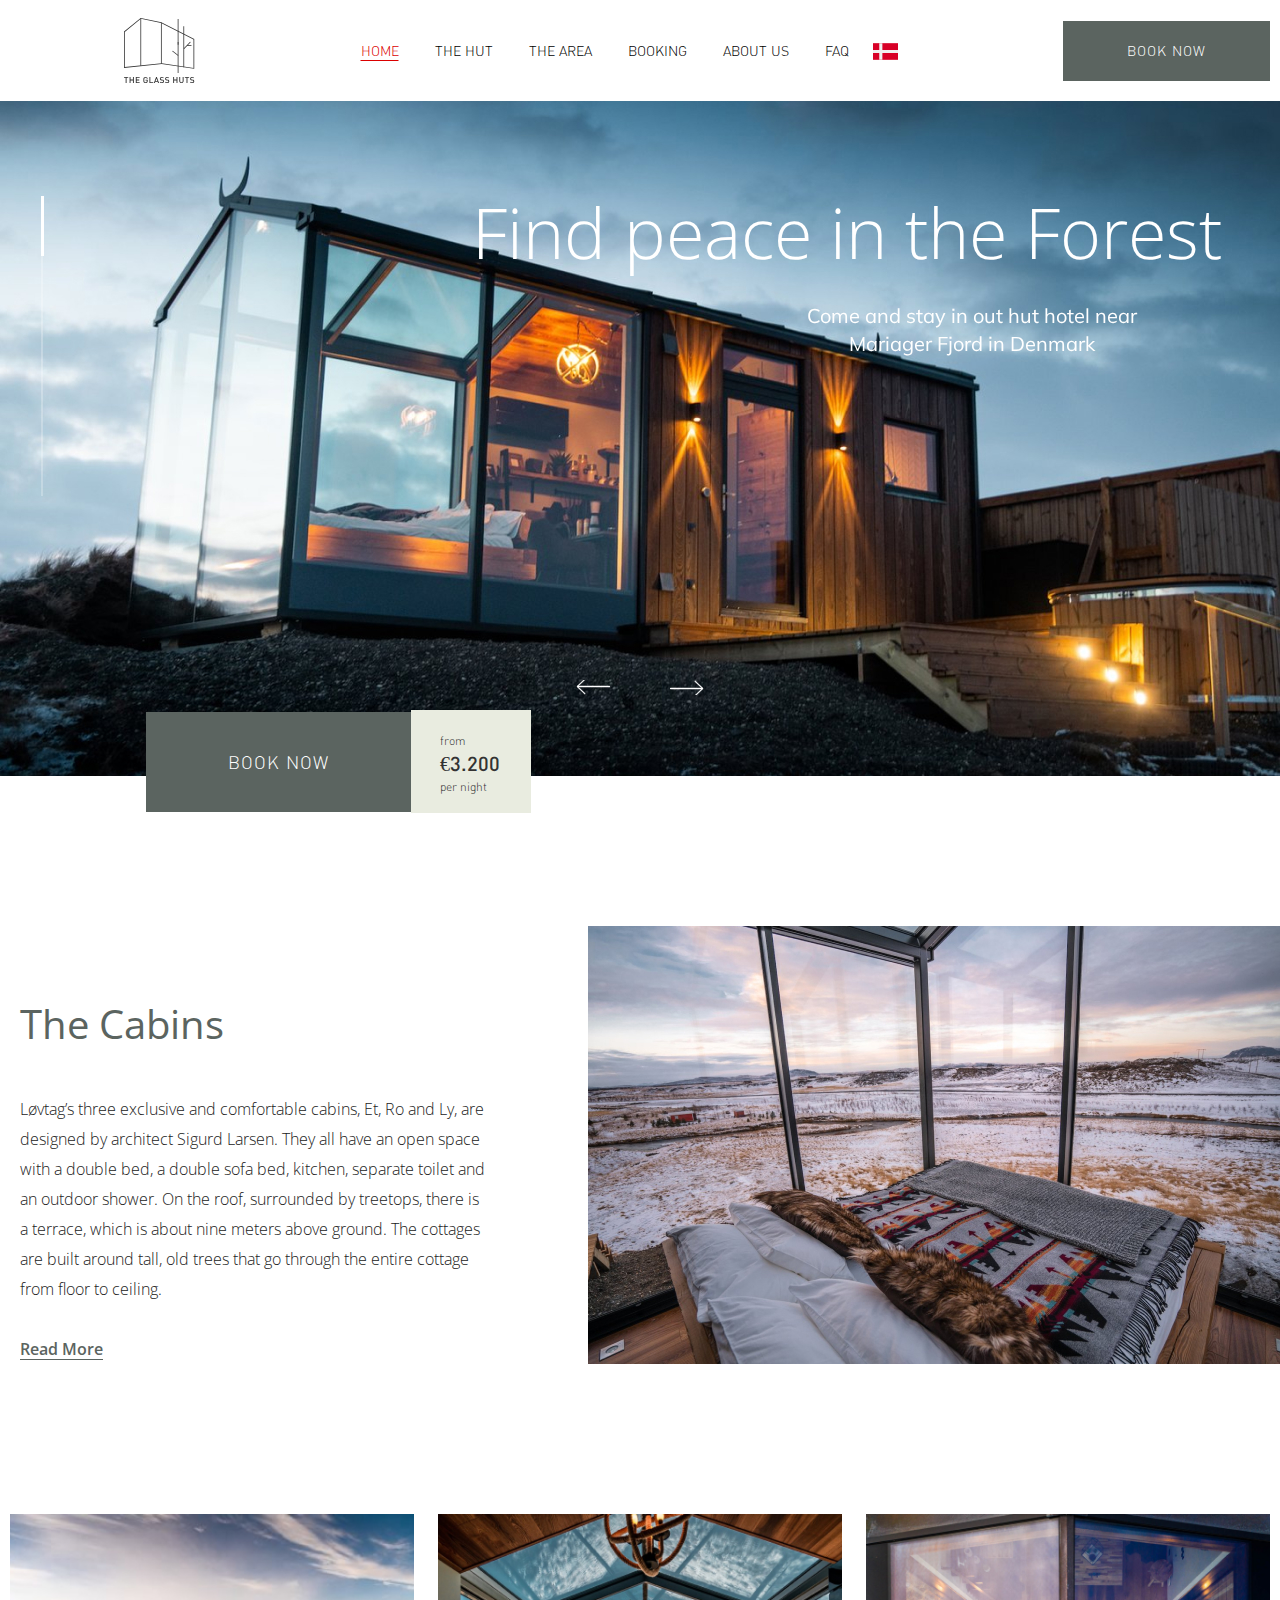
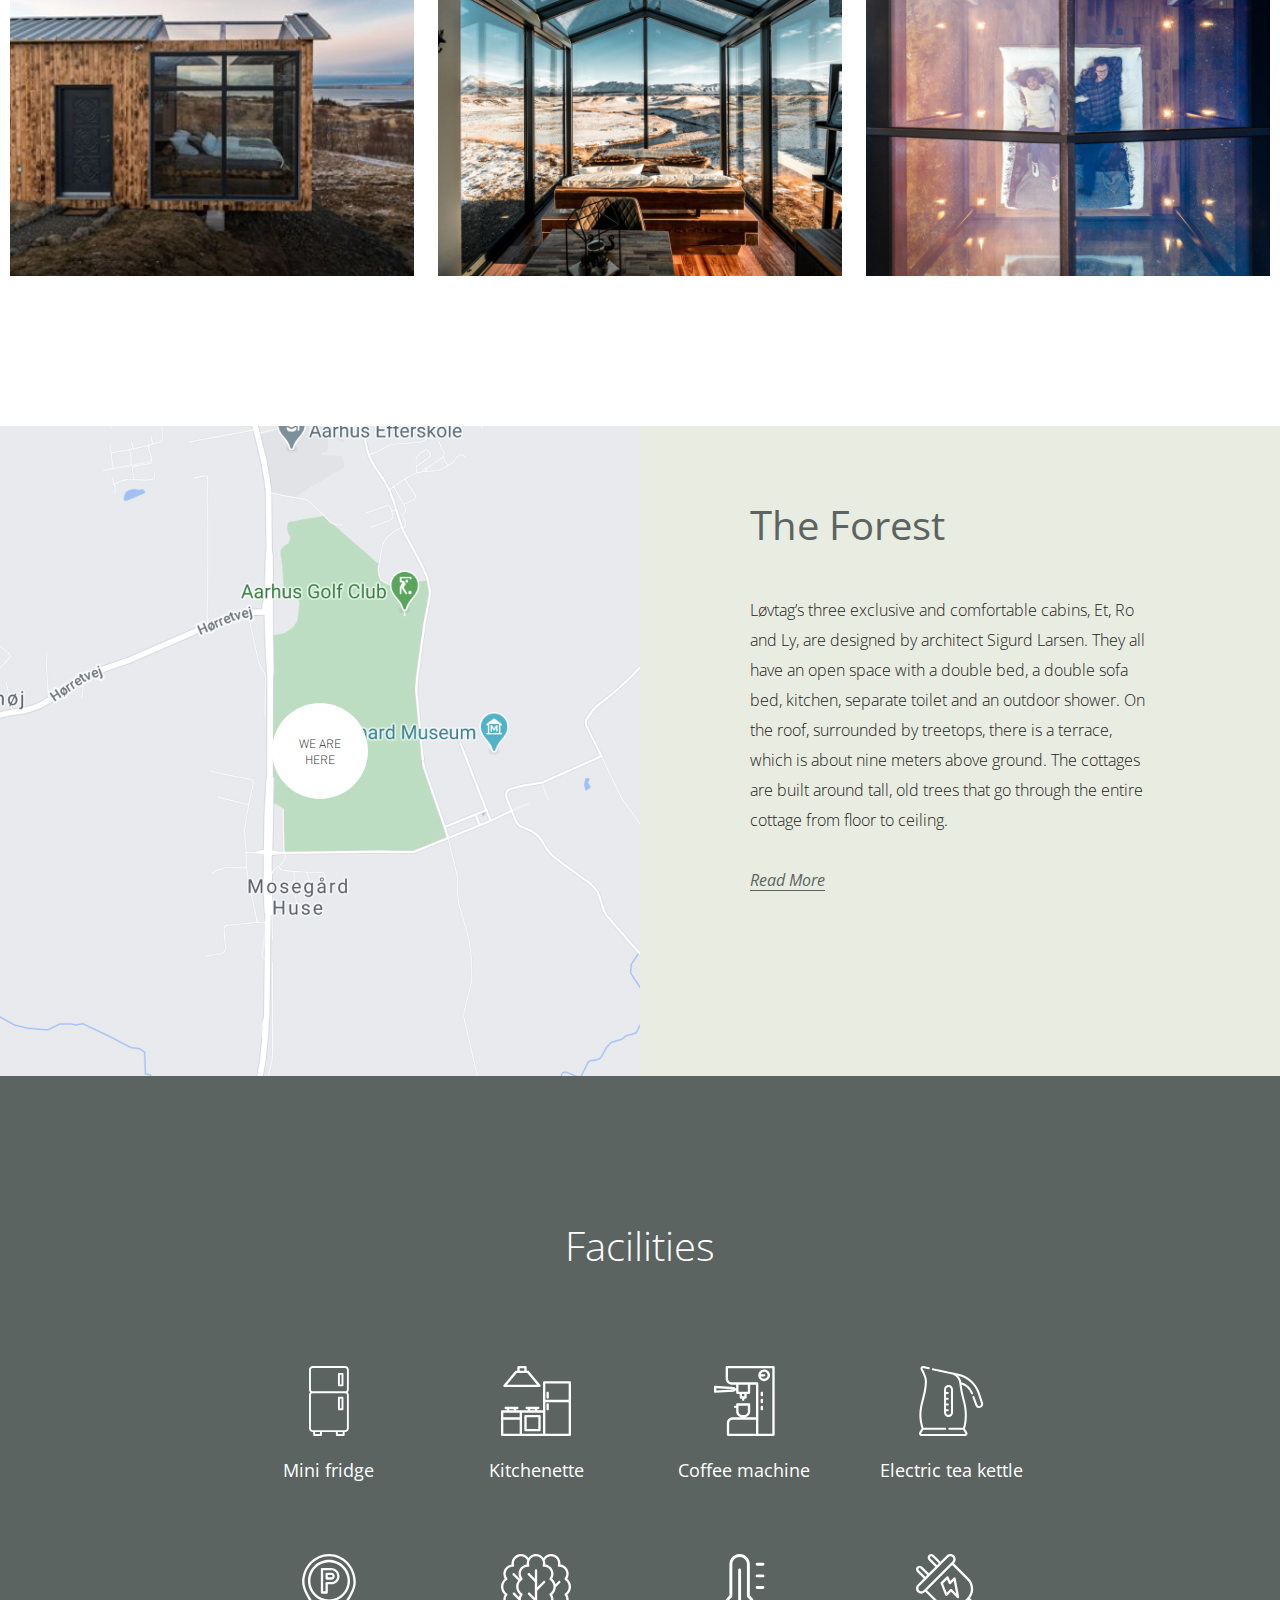
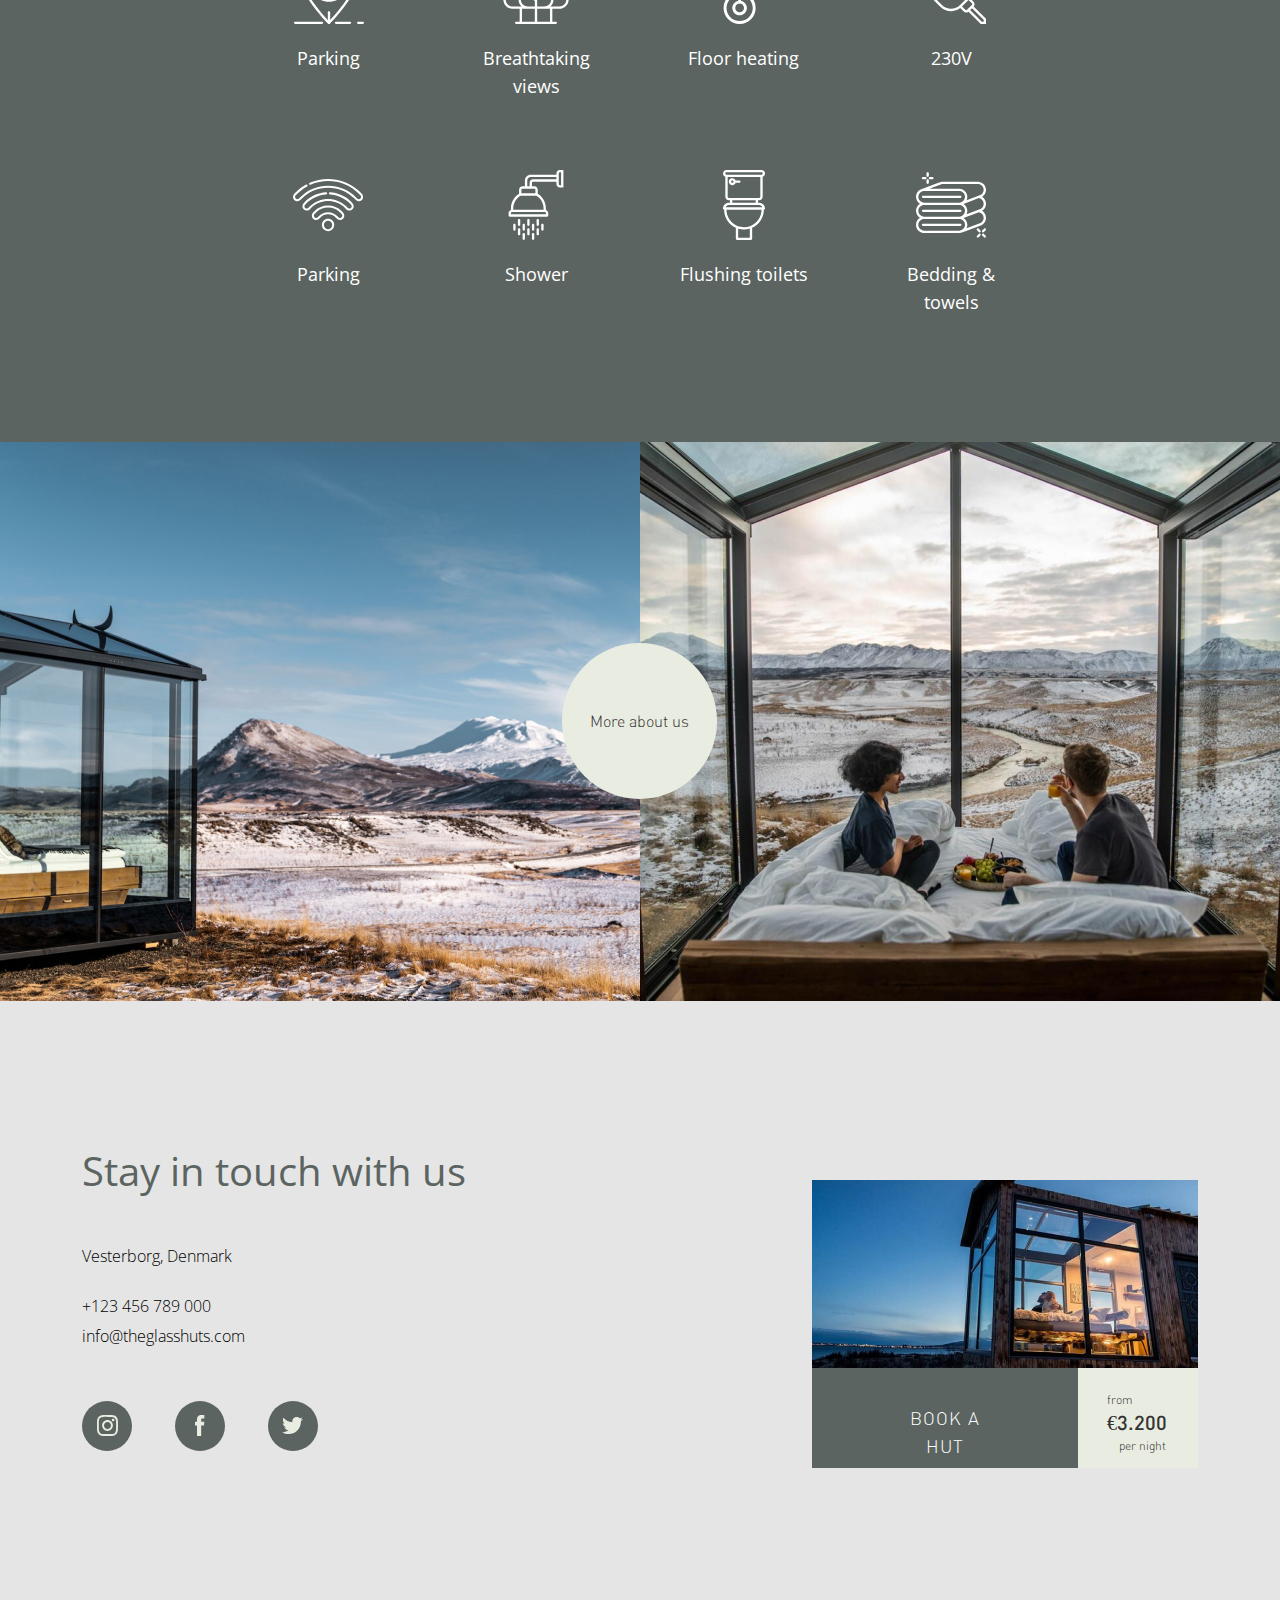
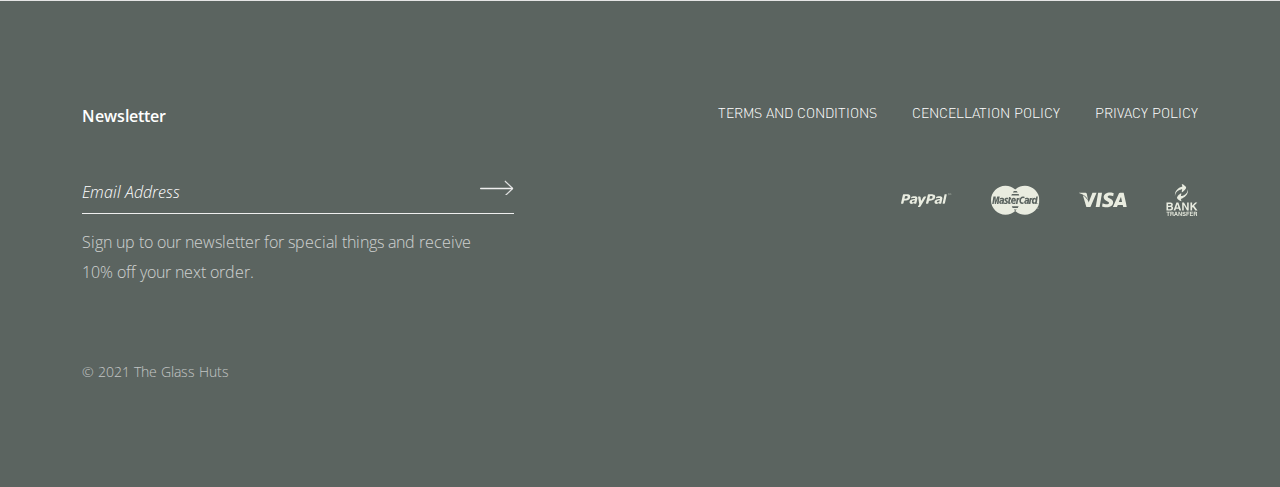
<file: index.html>
<!DOCTYPE html>
<html lang="en">
<head>
    <meta charset="UTF-8">
    <meta http-equiv="X-UA-Compatible" content="IE=edge">
    <meta name="viewport" content="width=device-width, initial-scale=1.0">
    <!-- Icon Logo of website -->
    <link rel="icon" href="./images/icon/logo.svg" type = "image/x-icon">

    <!-- Styles -->
    <link rel="stylesheet" href="styles/reset.css">

    <!-- Fonts -->
    <!-- Open Sans -->
    <link rel="preconnect" href="https://fonts.googleapis.com">
    <link rel="preconnect" href="https://fonts.gstatic.com" crossorigin>
    <link href="https://fonts.googleapis.com/css2?family=Open+Sans:ital,wght@0,300;0,400;0,600;0,700;1,300;1,400&display=swap" rel="stylesheet">

    <!-- Mulish -->
    <link rel="preconnect" href="https://fonts.gstatic.com" crossorigin>
    <link href="https://fonts.googleapis.com/css2?family=Mulish&display=swap" rel="stylesheet">

    <!-- Handlee -->
    <link rel="preconnect" href="https://fonts.gstatic.com" crossorigin>
    <link href="https://fonts.googleapis.com/css2?family=Handlee&display=swap" rel="stylesheet">
    
    <link rel="stylesheet" href="styles/global.css">

    <link rel="stylesheet" href="styles/styles.css">

    <!-- Responsive Css -->
    <link rel="stylesheet" href="styles/responsive.css">
    <title>The Glass Huts | Home</title>
</head>
<body>


    <!-- Header -->
    <header class="header">
        <div class="container-bg">
            <div class="header__inner">
                <a href="index.html" class="logo__link">
                    <img src="./images/icon/logo.svg" alt="logo" class="logo__img">
                </a>
                <nav class="nav">
                    <ul class="menu">
                        <li class="menu__item">
                            <a href="index.html" class="menu__link menu__link_active">
                                Home
                            </a>
                        </li>
                        <li class="menu__item">
                            <a href="thehut.html" class="menu__link">
                                the hut
                            </a>
                        </li>
                        <li class="menu__item">
                            <a href="thearea.html" class="menu__link">
                                The area
                            </a>
                        </li>
                        <li class="menu__item">
                            <a href="#" class="menu__link">
                                booking
                            </a>
                        </li>
                        <li class="menu__item">
                            <a href="aboutus.html" class="menu__link">
                                about us
                            </a>
                        </li>
                        <li class="menu__item">
                            <a href="fag.html" class="menu__link">
                                faq
                            </a>
                        </li>
                    </ul>
                    <div class="lang-menu">
                        <div class="selected-lang">
                            <img class="selected__lang" src="./images/icon/denmark.svg" alt="">
                        </div>
                        <ul class="lang__list">
                            <li class="lang__item">
                                <a href="#" class="lang__link dk">
                                    <img src="./images/icon/denmark.svg" alt="">
                                </a>
                            </li>
                            <li class="lang__item">
                                <a href="#" class="lang__link en">
                                    <img src="./images/icon/united-kingdom.svg" alt="">
                                </a>
                            </li>
                            <li class="lang__item">
                                <a href="#" class="lang__link de">
                                    <img src="./images/icon/germany.svg" alt="">
                                </a>
                            </li>
                        </ul>
                    </div>
                </nav>                
                <a href="#" class="order__link button">Book Now</a> 
                <div class="hamburger">
                    <span class="line"></span>
                    <span class="line"></span>
                    <span class="line"></span>
                </div>
                <ul class="mobile-menu">
                    <li class="menu__item">
                        <a href="index.html" class="menu__link menu__link_active">
                            Home
                        </a>
                    </li>
                    <li class="menu__item">
                        <a href="thehut.html" class="menu__link">
                            the hut
                        </a>
                    </li>
                    <li class="menu__item">
                        <a href="thearea.html" class="menu__link">
                            The area
                        </a>
                    </li>
                    <li class="menu__item">
                        <a href="#" class="menu__link">
                            booking
                        </a>
                    </li>
                    <li class="menu__item">
                        <a href="aboutus.html" class="menu__link">
                            about us
                        </a>
                    </li>
                    <li class="menu__item">
                        <a href="fag.html" class="menu__link">
                            faq
                        </a>
                    </li>
                    <li class="menu__item">
                        <a href="#" class="order__link button">Book Now</a> 
                    </li>
                </ul>
            </div>
        </div>
    </header>


    <!-- Main -->
    <main class="main">
        <section class="hero">
            <div class="slider__container">
                <div class="slider">
                    <div class="slider__item">
                        <img src="./images/herobck.jpg" alt="" class="slider__img">
                        <div class="slider__info">
                            <h1 class="slider-title title">
                                Find peace in the Forest
                            </h1>
                            <p class="slider-text">
                                Come and stay in out hut hotel near Mariager Fjord in Denmark
                            </p>
                        </div>
                    </div>
                    <div class="slider__item">
                        <img src="./images/herobck.jpg" alt="" class="slider__img">
                        <div class="slider__info">
                            <h1 class="slider-title title">
                                Find peace in the Forest2
                            </h1>
                            <p class="slider-text">
                                Come and stay in out hut hotel near Mariager Fjord in Denmark
                            </p>
                        </div>
                    </div>
                    <div class="slider__item">
                        <img src="./images/herobck.jpg" alt="" class="slider__img">
                        <div class="slider__info">
                            <h1 class="slider-title title">
                                Find peace in the Forest3
                            </h1>
                            <p class="slider-text">
                                Come and stay in out hut hotel near Mariager Fjord in Denmark
                            </p>
                        </div>
                    </div>
                    <div class="slider__item">
                        <img src="./images/herobck.jpg" alt="" class="slider__img">
                        <div class="slider__info">
                            <h1 class="slider-title title">
                                Find peace in the Forest4
                            </h1>
                            <p class="slider-text">
                                Come and stay in out hut hotel near Mariager Fjord in Denmark
                            </p>
                        </div>
                    </div>
                    <div class="slider__item">
                        <img src="./images/herobck.jpg" alt="" class="slider__img">
                        <div class="slider__info">
                            <h1 class="slider-title title">
                                Find peace in the Forest5
                            </h1>
                            <p class="slider-text">
                                Come and stay in out hut hotel near Mariager Fjord in Denmark
                            </p>
                        </div>
                    </div>
                </div>
                <div class="hero__book">
                    <button class="hero__book-btn">
                        Book Now
                    </button>
                    <div class="hero__book-text">
                        <span>from</span>
                        <span class="hero__price">€3.200</span>
                        <span>per night</span>
                    </div>
                </div>
            </div>
        </section>

        <!-- Cabins -->
        <section class="cabins">
            <div class="cabins__top">
                <div class="cabins__container">
                    <div class="cabins__inner">
                        <div class="cabins__info">
                            <h2 class="cabins-title section-title">
                                The Cabins
                            </h2>
                            <p class="cabins-text section-text">
                                Løvtag’s three exclusive and comfortable cabins, 
                                Et, Ro and Ly, are designed by architect Sigurd Larsen. 
                                They all have an open space with a double bed, a double sofa bed, kitchen, 
                                separate toilet and an outdoor shower. On the roof, surrounded by treetops, 
                                there is a terrace, which is about nine meters above ground. 
                                The cottages are built around tall, 
                                old trees that go through the entire cottage from floor to ceiling.
                            </p>
                            <a href="#" class="cabins__link">
                                Read More
                            </a>
                        </div>
                        <div class="cabins__pic">
                            <img src="./images/bed.jpg" alt="bed" class="cabins__img">
                        </div>
                    </div>
                </div>
            </div>
            <div class="cabins__bottom">
                <div class="cabins__bottom-container">
                    <div class="cabins__video">
                        <img src="./images/cabins-01.jpg" alt="" class="cabins__video-pic">
                    </div>
                    <div class="cabins__video">
                        <img src="./images/cabins-02.jpg" alt="" class="cabins__video-pic">
                    </div>
                    <div class="cabins__video">
                        <img src="./images/cabins-03.jpg" alt="" class="cabins__video-pic">
                    </div>
                </div>
            </div>
        </section>

        <!-- Forest -->
        <section class="forest">
            <div class="slider__container">
                <div class="forest__inner">
                    <div class="forest__map">
                        <a target="_blank" href="https://www.google.com/maps/place/8320+Moseg%C3%A5rd+Huse,+Danimarka/@56.0836652,10.2026013,15z/data=!3m1!4b1!4m5!3m4!1s0x464c4105fdfe0bcd:0x2c71f7791970b4c7!8m2!3d56.083654!4d10.2113561" class="section__map-link">We Are Here</a>
                        <a target="_blank" href="https://www.google.com/maps/place/8320+Moseg%C3%A5rd+Huse,+Danimarka/@56.0836652,10.2026013,15z/data=!3m1!4b1!4m5!3m4!1s0x464c4105fdfe0bcd:0x2c71f7791970b4c7!8m2!3d56.083654!4d10.2113561" class="overlay"></a>
                    </div>
                    <div class="forest__info">
                        <h2 class="forest-title section-title">
                            The Forest
                        </h2>
                        <p class="forest-text section-text">
                            Løvtag’s three exclusive and comfortable cabins, Et, Ro and Ly, are designed by architect Sigurd Larsen. 
                            They all have an open space with a double bed, a double sofa bed, kitchen, separate toilet and an outdoor shower. 
                            On the roof, surrounded by treetops, there is a terrace, which is about nine meters above ground. 
                            The cottages are built around tall, old trees that go through the entire cottage from floor to ceiling.
                        </p>
                        <a href="#" class="forest__link">
                            Read More
                        </a>
                    </div>
                </div>
            </div>
        </section>

        <!-- Facilities -->
        <section class="facilities">
            <div class="facilities-container">
                <h2 class="facilities-title">
                    Facilities
                </h2>
                <div class="facilities__inner">
                    <div class="facilities__item">
                        <img src="./images/icon/facility-01.svg" alt="Mini fridge" class="facilities__img">
                        <p class="facilities-name">
                            Mini fridge
                        </p>
                    </div>
                    <div class="facilities__item">
                        <img src="./images/icon/facility-02.svg" alt="Kitchenette" class="facilities__img">
                        <p class="facilities-name">
                            Kitchenette
                        </p>
                    </div>
                    <div class="facilities__item">
                        <img src="./images/icon/facility-03.svg" alt="Coffee machine" class="facilities__img">
                        <p class="facilities-name">
                            Coffee machine
                        </p>
                    </div>
                    <div class="facilities__item">
                        <img src="./images/icon/facility-04.svg" alt="Electric tea kettle" class="facilities__img">
                        <p class="facilities-name">
                            Electric tea kettle
                        </p>
                    </div>
                    <div class="facilities__item">
                        <img src="./images/icon/facility-05.svg" alt="Parking" class="facilities__img">
                        <p class="facilities-name">
                            Parking
                        </p>
                    </div>
                    <div class="facilities__item">
                        <img src="./images/icon/facility-06.svg" alt="Breathtaking views" class="facilities__img">
                        <p class="facilities-name">
                            Breathtaking views
                        </p>
                    </div>
                    <div class="facilities__item">
                        <img src="./images/icon/facility-07.svg" alt="MFloor heating" class="facilities__img">
                        <p class="facilities-name">
                            Floor heating
                        </p>
                    </div>
                    <div class="facilities__item">
                        <img src="./images/icon/facility-08.svg" alt="230V" class="facilities__img">
                        <p class="facilities-name">
                            230V
                        </p>
                    </div>
                    <div class="facilities__item">
                        <img src="./images/icon/facility-09.svg" alt="Parking" class="facilities__img">
                        <p class="facilities-name">
                            Parking
                        </p>
                    </div>
                    <div class="facilities__item">
                        <img src="./images/icon/facility-10.svg" alt="Shower" class="facilities__img">
                        <p class="facilities-name">
                            Shower
                        </p>
                    </div>
                    <div class="facilities__item">
                        <img src="./images/icon/facility-11.svg" alt="Flushing toilets" class="facilities__img">
                        <p class="facilities-name">
                            Flushing toilets
                        </p>
                    </div>
                    <div class="facilities__item">
                        <img src="./images/icon/facility-12.svg" alt="Bedding & towels" class="facilities__img">
                        <p class="facilities-name">
                            Bedding & towels
                        </p>
                    </div>
                </div>
            </div>
        </section>

        <!-- About -->
        <div class="about-more">
            <div class="slider__container">
                <div class="about-more__inner">
                    <img src="./images/about-left.jpg" alt="" class="about-more__pic">
                    <img src="./images/about-right.jpg" alt="" class="about-more__pic">
                </div>
                <a href="aboutus.html" class="about-more__link">More about us</a>
            </div>
        </div>

        <!-- Contact -->
        <section class="contact">
            <div class="container">
                <div class="contact__inner">
                    <div class="contact__info">
                        <h2 class="contact-title section-title">
                            Stay in touch with us
                        </h2>
                            <p class="contact-address contact-text">
                                Vesterborg, Denmark
                            </p>
                            <p class="contact-tel contact-text">
                                <a href="tel:+123 456 789 000" class="contact__link contact-text">
                                    +123 456 789 000
                                </a>
                            </p>
                            <p class="contact-mail">
                                <a href="mailto:info@theglasshuts.com" class="contact__link contact-text">
                                    info@theglasshuts.com
                                </a>
                            </p>
                            <div class="social">
                                <a href="#" class="social__item instagram">
                                    <img src="./images/icon/instagram.svg" alt="instagram" class="social__img">
                                </a>
                                <a href="#" class="social__item facebook">
                                    <img src="./images/icon/facebook.svg" alt="facebook" class="social__img">
                                </a>
                                <a href="#" class="social__item twitter">
                                        <img src="./images/icon/twitter.svg" alt="twitter" class="social__img">
                                </a>
                            </div>
                    </div>
                    <div class="contact__book">
                    <img src="./images/contact-bg.jpg" alt="" class="contact__img">
                        <div class="contact__book-info">
                            <button class="contact__book-btn">
                                Book a hut
                            </button>
                            <div class="contact__book-text">
                                <span>from</span>
                                <span class="contact__price">€3.200</span>
                                <span>per night</span>
                            </div>
                        </div>
                    </div>
                </div>
            </div>
        </section>
    </main> 

    <!-- Footer -->
    <footer class="footer">
        <div class="container">
            <div class="footer__inner">
                <div class="footer__left">
                    <p class="footer-title">
                        Newsletter
                    </p>
                    <form class="letter">
                        <input type="email" placeholder="Email Address" class="letter__inp">
                    </form>
                    <p class="footer-text">
                        Sign up to our newsletter for special things and receive 10% off your next order.
                    </p>
                    <p class="copyright">
                        &copy; 2021 The Glass Huts
                    </p>
                </div>
                <div class="footer__right">
                    <ul class="policies">
                        <li class="policy__item">
                            <a href="#" class="policy__link">
                                TERMS AND CONDITIONS
                            </a>
                        </li>
                        <li class="policy__item">
                            <a href="#" class="policy__link">
                                CENCELLATION POLICY
                            </a>
                        </li>
                        <li class="policy__item">
                            <a href="#" class="policy__link">
                                PRIVACY POLICY
                            </a>
                        </li>
                    </ul>
                    <div class="cards">
                        <img src="./images/icon/paypal.svg" alt="paypal" class="card__img">
                        <img src="./images/icon/mastercard.svg" alt="mastercard" class="card__img">
                        <img src="./images/icon/visa.svg" alt="visa" class="card__img">
                        <img src="./images/icon/bank.svg" alt="bank" class="card__img">
                    </div>
                </div>
            </div>
        </div>
    </footer>
    


    <!-- JQuery -->
    <script src="https://code.jquery.com/jquery-3.6.0.min.js"></script>

    <!-- Slick Slider -->
    <script src="./js/slick.min.js"></script>
    
    <!-- Script -->
    <script src="./js/app.js"></script>
</body>
</html>
</file>
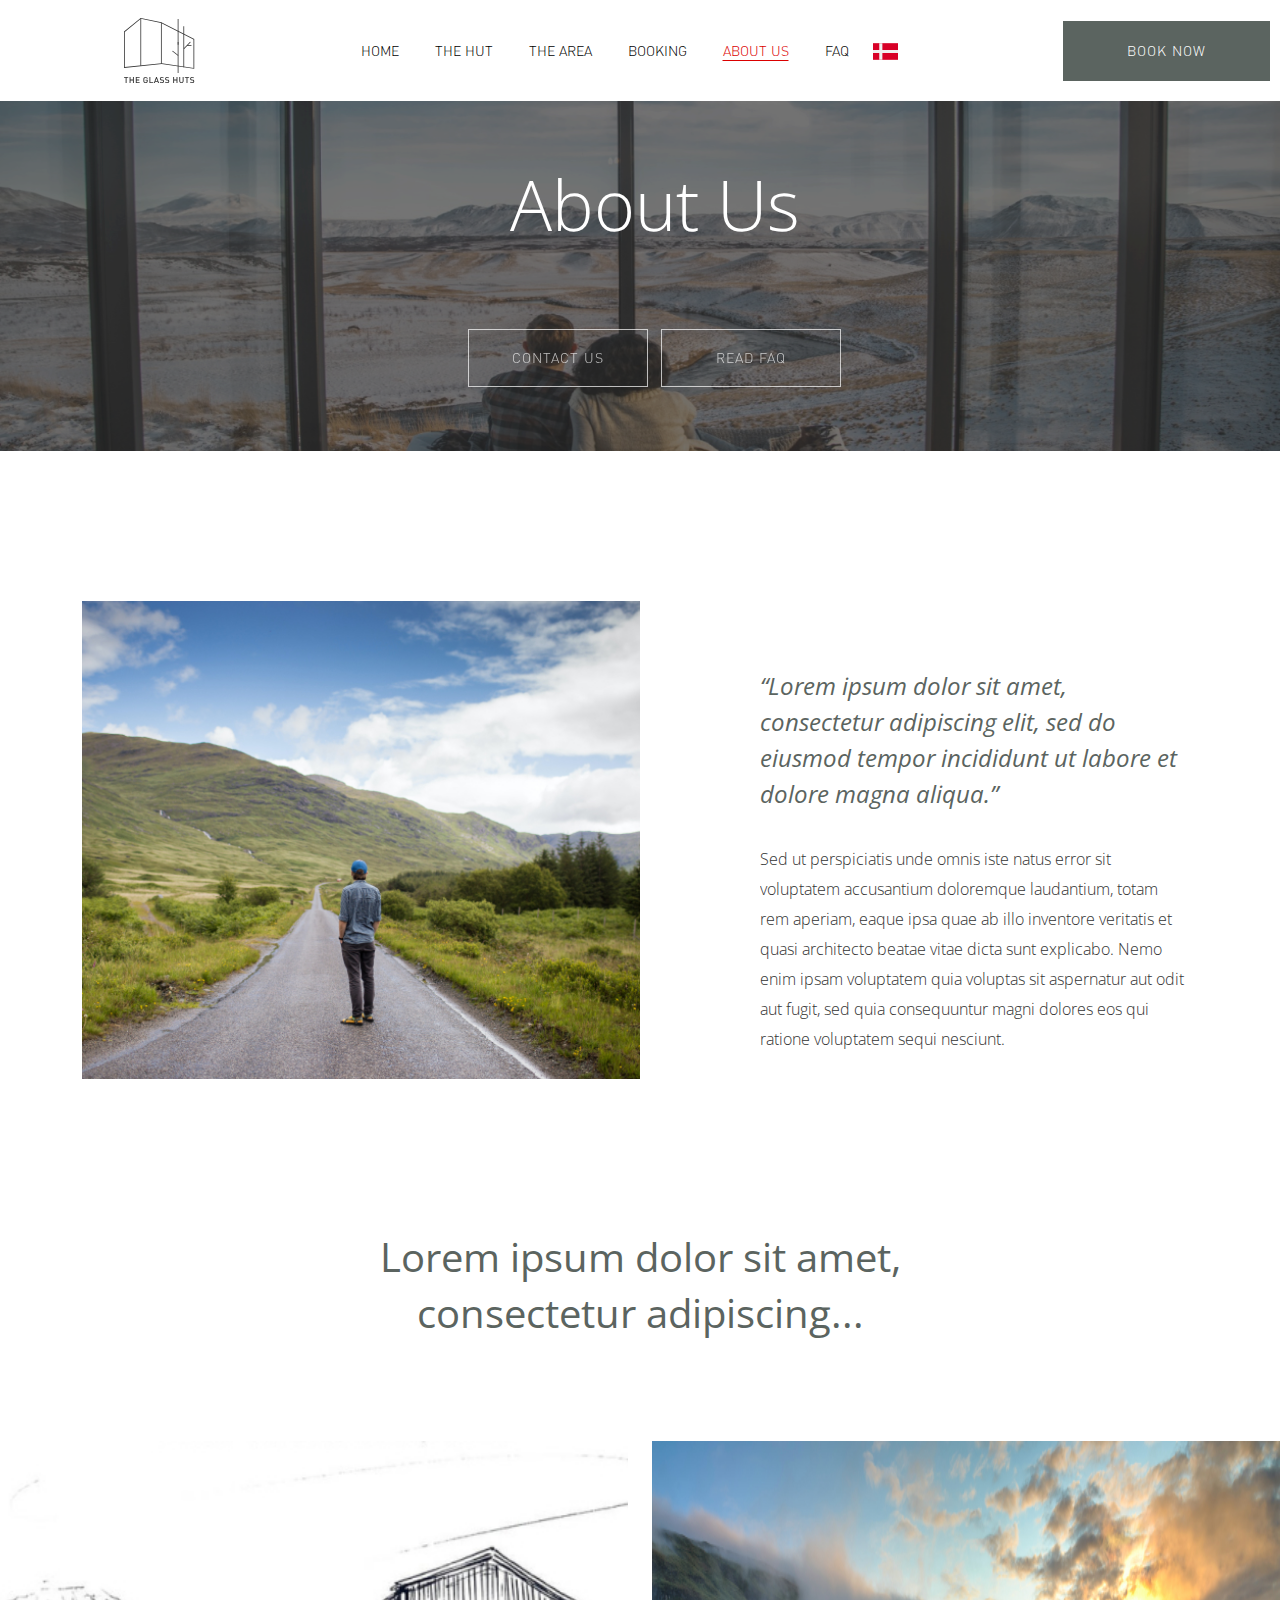
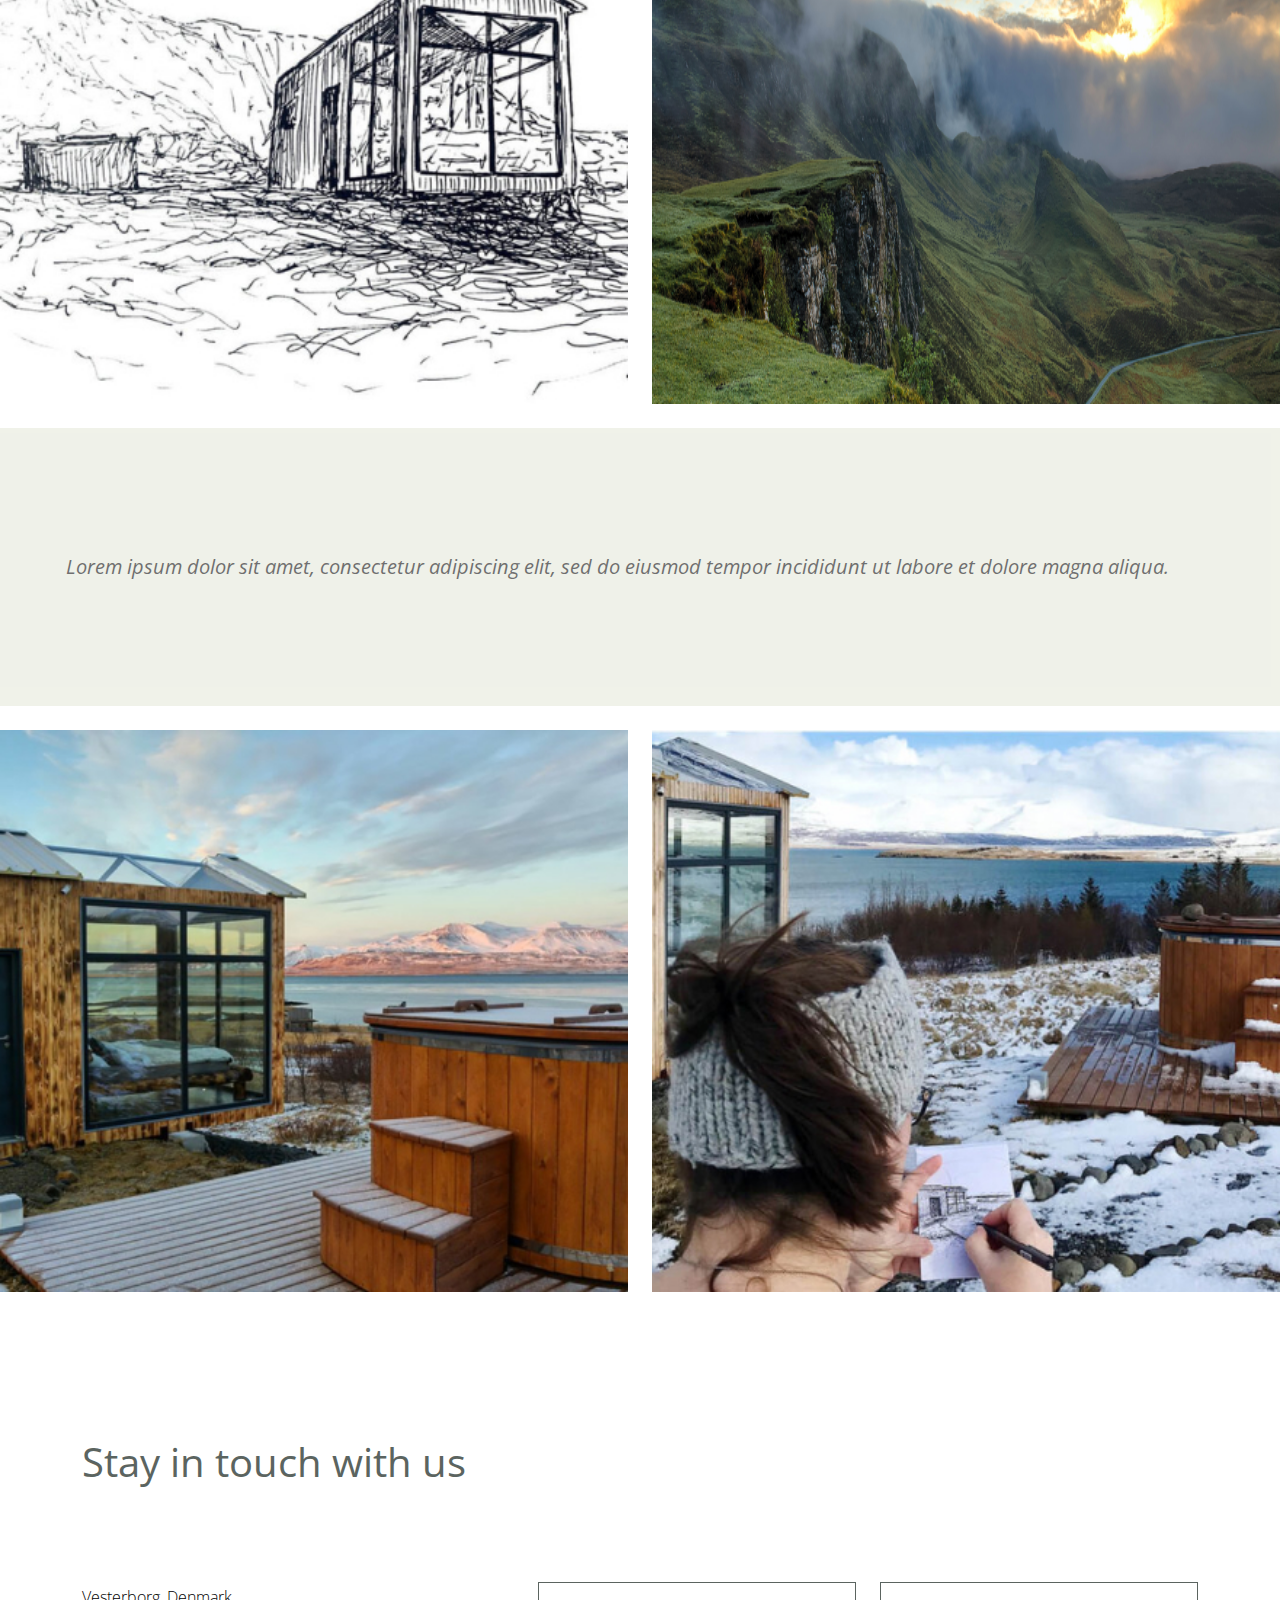
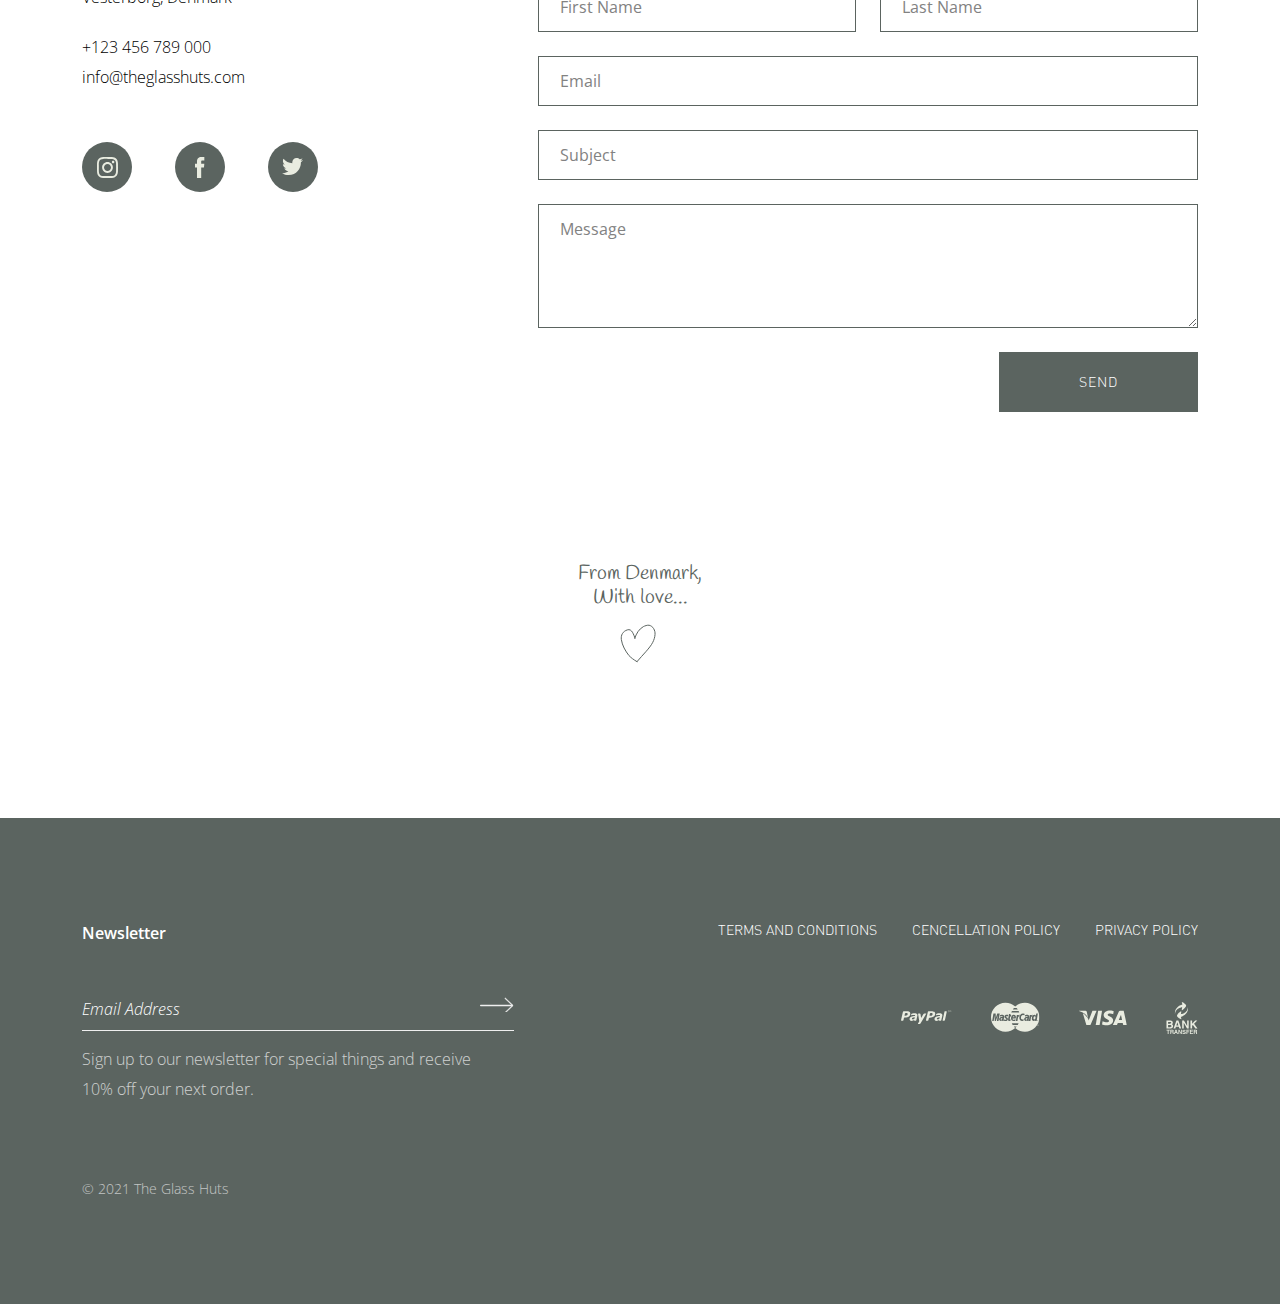
<file: aboutus.html>
<!DOCTYPE html>
<html lang="en">
<head>
    <meta charset="UTF-8">
    <meta http-equiv="X-UA-Compatible" content="IE=edge">
    <meta name="viewport" content="width=device-width, initial-scale=1.0">
    <!-- Icon Logo of website -->
    <link rel="icon" href="./images/icon/logo.svg" type = "image/x-icon">

    <!-- Styles -->
    <link rel="stylesheet" href="styles/reset.css">

    <!-- Fonts -->
    <!-- Open Sans -->
    <link rel="preconnect" href="https://fonts.googleapis.com">
    <link rel="preconnect" href="https://fonts.gstatic.com" crossorigin>
    <link href="https://fonts.googleapis.com/css2?family=Open+Sans:ital,wght@0,300;0,400;0,600;0,700;1,300;1,400&display=swap" rel="stylesheet">

    <!-- Mulish -->
    <link rel="preconnect" href="https://fonts.gstatic.com" crossorigin>
    <link href="https://fonts.googleapis.com/css2?family=Mulish&display=swap" rel="stylesheet">

    <!-- Handlee -->
    <link rel="preconnect" href="https://fonts.gstatic.com" crossorigin>
    <link href="https://fonts.googleapis.com/css2?family=Handlee&display=swap" rel="stylesheet">
    
    <link rel="stylesheet" href="styles/global.css">
    
    <link rel="stylesheet" href="styles/styles.css">

    <!-- Responsive Css -->
    <link rel="stylesheet" href="styles/responsive.css">
    <title>The Glass Huts | Area</title>
</head>
<body>

    <!-- Header -->
    <header class="header">
        <div class="container-bg">
            <div class="header__inner">
                <a href="index.html" class="logo__link">
                    <img src="./images/icon/logo.svg" alt="logo" class="logo__img">
                </a>
                <nav class="nav">
                    <ul class="menu">
                        <li class="menu__item">
                            <a href="index.html" class="menu__link">
                                Home
                            </a>
                        </li>
                        <li class="menu__item">
                            <a href="thehut.html" class="menu__link">
                                the hut
                            </a>
                        </li>
                        <li class="menu__item">
                            <a href="thearea.html" class="menu__link">
                                The area
                            </a>
                        </li>
                        <li class="menu__item">
                            <a href="#" class="menu__link">
                                booking
                            </a>
                        </li>
                        <li class="menu__item">
                            <a href="aboutus.html" class="menu__link menu__link_active">
                                about us
                            </a>
                        </li>
                        <li class="menu__item">
                            <a href="fag.html" class="menu__link">
                                faq
                            </a>
                        </li>
                    </ul>
                    <div class="lang-menu">
                        <div class="selected-lang">
                            <img class="selected__lang" src="./images/icon/denmark.svg" alt="">
                        </div>
                        <ul class="lang__list">
                            <li class="lang__item">
                                <a href="#" class="lang__link dk">
                                    <img src="./images/icon/denmark.svg" alt="">
                                </a>
                            </li>
                            <li class="lang__item">
                                <a href="#" class="lang__link en">
                                    <img src="./images/icon/united-kingdom.svg" alt="">
                                </a>
                            </li>
                            <li class="lang__item">
                                <a href="#" class="lang__link de">
                                    <img src="./images/icon/germany.svg" alt="">
                                </a>
                            </li>
                        </ul>
                    </div>
                </nav>                
                <a href="#" class="order__link button">Book Now</a> 
                <div class="hamburger">
                    <span class="line"></span>
                    <span class="line"></span>
                    <span class="line"></span>
                </div>
                <ul class="mobile-menu">
                    <li class="menu__item">
                        <a href="index.html" class="menu__link">
                            Home
                        </a>
                    </li>
                    <li class="menu__item">
                        <a href="thehut.html" class="menu__link">
                            the hut
                        </a>
                    </li>
                    <li class="menu__item">
                        <a href="thearea.html" class="menu__link">
                            The area
                        </a>
                    </li>
                    <li class="menu__item">
                        <a href="#" class="menu__link">
                            booking
                        </a>
                    </li>
                    <li class="menu__item">
                        <a href="aboutus.html" class="menu__link menu__link_active">
                            about us
                        </a>
                    </li>
                    <li class="menu__item">
                        <a href="fag.html" class="menu__link">
                            faq
                        </a>
                    </li>
                    <li class="menu__item">
                        <a href="#" class="order__link button">Book Now</a> 
                    </li>
                </ul>
            </div>
        </div>
    </header>

    <!-- Main  -->
    <main class="main">
        <section class="about__intro">
            <div class="intro-title">
                <h1 class="about__title title">About Us</h1>
                <div class="about__btns">
                    <a href="#" class="intro__btn"><span>contact us</span></a>
                    <a href="fag.html" class="intro__btn"><span>read FAQ</span></a>
                </div>
            </div>
            <div class="slider__container">
                <div class="about-slider">
                    <div class="about-slider__item">
                        <img src="./images/about-bg01.jpg" alt="" class="about-slider__img">
                        <div class="slider__overlay about-overlay"></div>
                    </div>
                    <div class="about-slider__item">
                        <img src="./images/about-bg02.jpg" alt="" class="about-slider__img">
                        <div class="slider__overlay about-overlay"></div>
                    </div>
                </div>
            </div>
        </section>
        <!-- Outside -->
        <section class="outside">
            <div class="container">
                <div class="outside__inner">
                    <div class="outside__imgs"></div>
                    <div class="outside-info">
                        <h2 class="outside__title">
                            “Lorem ipsum dolor sit amet, 
                            consectetur adipiscing elit, sed do eiusmod tempor 
                            incididunt ut labore et dolore magna aliqua.”
                        </h2>
                        <p class="outside__text tab__item-text">
                            Sed ut perspiciatis unde omnis iste natus error sit voluptatem accusantium doloremque laudantium, totam rem aperiam, 
                            eaque ipsa quae ab illo inventore veritatis et quasi architecto beatae vitae dicta sunt explicabo. 
                            Nemo enim ipsam voluptatem quia voluptas sit aspernatur aut odit aut fugit, sed quia consequuntur magni dolores 
                            eos qui ratione voluptatem sequi nesciunt. 
                        </p>
                    </div>
                </div>
                <p class="outside__desc section-title">
                    Lorem ipsum dolor sit amet, 
                    consectetur adipiscing...
                </p>
            </div>
        </section>
        <!-- Galery -->
        <div class="about-galery">
            <div class="about-galery__container">
                <div class="about-galery__inner">
                    <div class="about-galery__item-sm about-galery__item">
                        <img src="./images/about-galery01.jpg" alt="" class="about-galery__img">
                    </div>
                    <div class="about-galery__item-bg about-galery__item">
                        <img src="./images/about-galery02.jpg" alt="" class="about-galery__img">
                    </div>
                    <div class="about-galery__item-sm about-galery__item">
                        <img src="./images/about-galery03.jpg" alt="" class="about-galery__img">
                    </div>
                    <div class="about-galery__item-sm about-galery__item">
                        <p class="about-galery__text">
                            Lorem ipsum dolor sit amet, consectetur adipiscing elit, 
                            sed do eiusmod tempor incididunt ut labore et dolore magna aliqua.
                        </p>
                    </div>
                    <div class="about-galery__item-sm about-galery__item">
                        <img src="./images/about-galery04.jpg" alt="" class="about-galery__img">
                    </div>
                </div>
            </div>
        </div>
        <!-- About Contact -->
        <section class="about-contact">
            <div class="container">
                <h2 class="about-contact__title section-title">
                    Stay in touch with us
                </h2>
                <div class="about-contact__inner">
                    <div class="contact__info">
                            <p class="contact-address contact-text">
                                Vesterborg, Denmark
                            </p>
                            <p class="contact-tel contact-text">
                                <a href="tel:+123 456 789 000" class="contact__link contact-text">
                                    +123 456 789 000
                                </a>
                            </p>
                            <p class="contact-mail">
                                <a href="mailto:info@theglasshuts.com" class="contact__link contact-text">
                                    info@theglasshuts.com
                                </a>
                            </p>
                            <div class="social">
                                <a href="#" class="social__item instagram">
                                    <img src="./images/icon/instagram.svg" alt="instagram" class="social__img">
                                </a>
                                <a href="#" class="social__item facebook">
                                    <img src="./images/icon/facebook.svg" alt="facebook" class="social__img">
                                </a>
                                <a href="#" class="social__item twitter">
                                    <img src="./images/icon/twitter.svg" alt="twitter" class="social__img">
                                </a>
                            </div>
                    </div>
                    <form action="/" class="about-form">
                        <div class="about-contact__form">
                            <div class="about-contact__item about-contact__item-sm">
                                <input type="text" class="about-contact__inp" required>
                                <span class="floating-label">First Name</span>
                            </div>
                            <div class="about-contact__item about-contact__item-sm">
                                <input type="text" class="about-contact__inp" required>
                                <span class="floating-label">Last Name</span>
                            </div>
                            <div class="about-contact__item about-contact__item-bg">
                                <input type="email" class="about-contact__inp" required>
                                <span class="floating-label">Email</span>
                            </div>
                            <div class="about-contact__item about-contact__item-bg">
                                <input type="text" class="about-contact__inp" required>
                                <span class="floating-label">Subject</span>
                            </div>
                            <div class="about-contact__item about-contact__item-bg ">
                                <textarea class="about-contact__inp about-contact__textarea" required></textarea>
                                <span class="floating-label">Message</span>
                            </div>                            
                        </div>
                        <button type="submit" class="about-btn button">
                            send
                        </button>
                    </form>
                </div>
            </div>
        </section>
        <div class="about-decoration">
            <p class="about-decoration__text">
                From Denmark,
                With love...
            </p>
            <img src="./images/icon/heart-icon.svg" alt="heart-icon" class="about-decoration__img">
        </div>
    </main>

    <!-- Footer -->
    <footer class="footer">
        <div class="container">
            <div class="footer__inner">
                <div class="footer__left">
                    <p class="footer-title">
                        Newsletter
                    </p>
                    <form class="letter">
                        <input type="email" placeholder="Email Address" class="letter__inp">
                    </form>
                    <p class="footer-text">
                        Sign up to our newsletter for special things and receive 10% off your next order.
                    </p>
                    <p class="copyright">
                        &copy; 2021 The Glass Huts
                    </p>
                </div>
                <div class="footer__right">
                    <ul class="policies">
                        <li class="policy__item">
                            <a href="#" class="policy__link">
                                TERMS AND CONDITIONS
                            </a>
                        </li>
                        <li class="policy__item">
                            <a href="#" class="policy__link">
                                CENCELLATION POLICY
                            </a>
                        </li>
                        <li class="policy__item">
                            <a href="#" class="policy__link">
                                PRIVACY POLICY
                            </a>
                        </li>
                    </ul>
                    <div class="cards">
                        <img src="./images/icon/paypal.svg" alt="paypal" class="card__img">
                        <img src="./images/icon/mastercard.svg" alt="mastercard" class="card__img">
                        <img src="./images/icon/visa.svg" alt="visa" class="card__img">
                        <img src="./images/icon/bank.svg" alt="bank" class="card__img">
                    </div>
                </div>
            </div>
        </div>
    </footer>
        
    
    
    <!-- JQuery -->
    <script src="https://code.jquery.com/jquery-3.6.0.min.js"></script>

    <!-- Slick Slider -->
    <script src="./js/slick.min.js"></script>
    <!-- Script -->
    <script src="./js/app.js"></script>
</body>
</html>
</file>
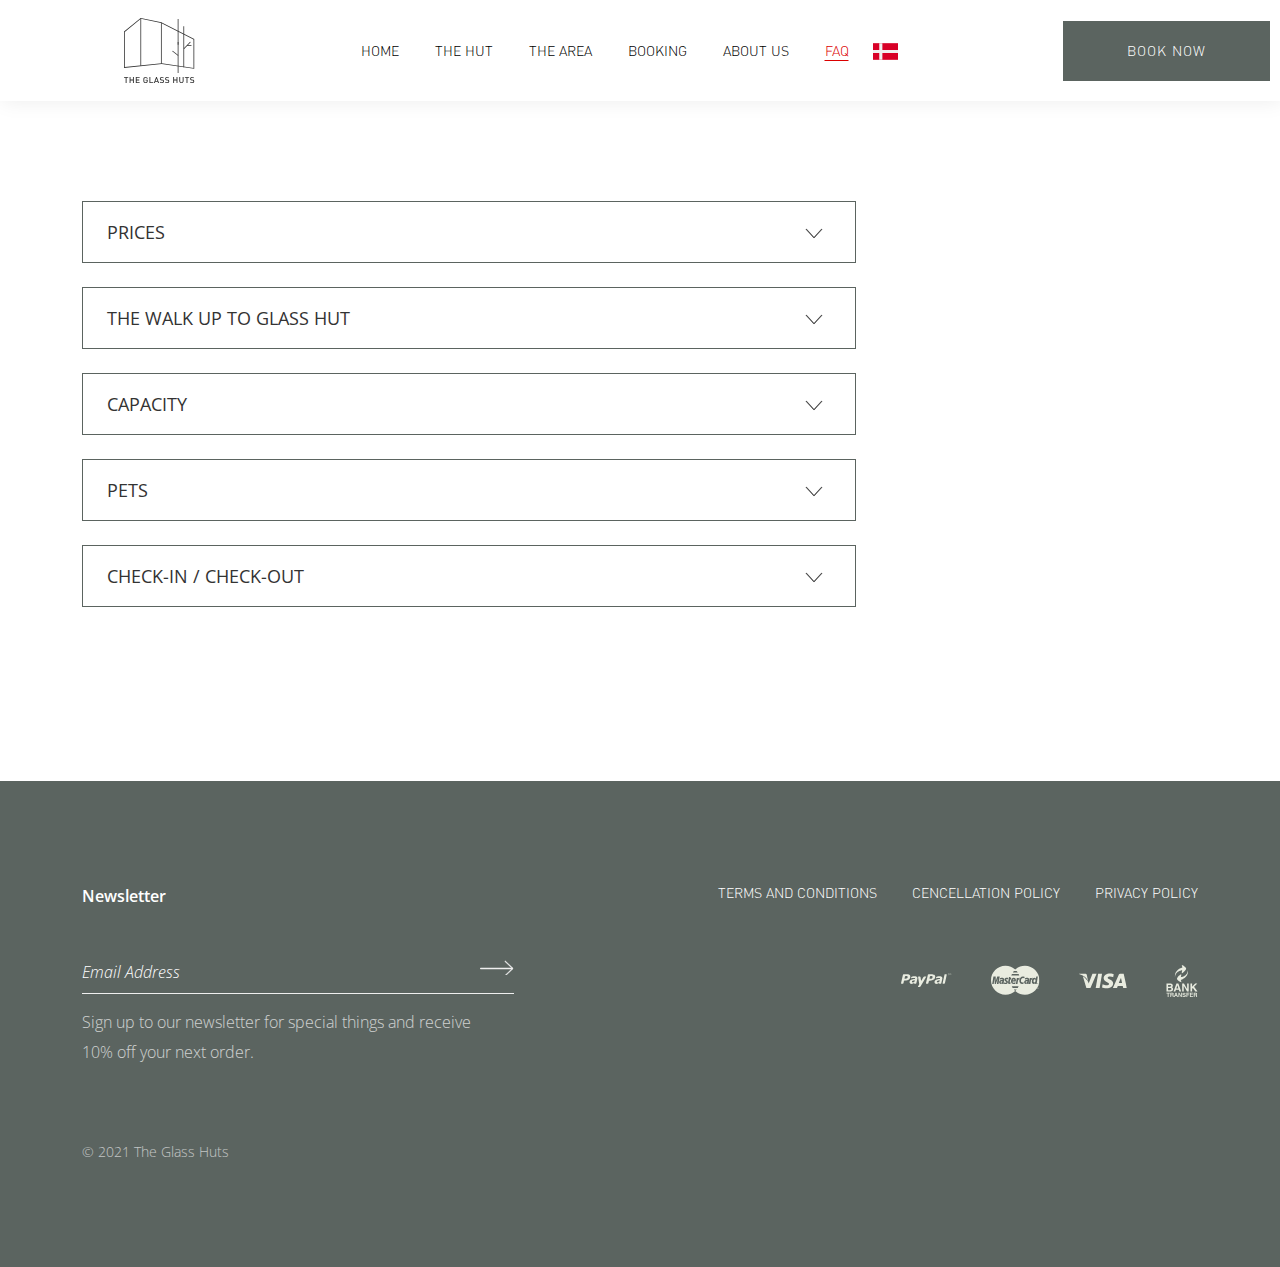
<file: fag.html>
<!DOCTYPE html>
<html lang="en">
<head>
    <meta charset="UTF-8">
    <meta http-equiv="X-UA-Compatible" content="IE=edge">
    <meta name="viewport" content="width=device-width, initial-scale=1.0">
    <!-- Icon Logo of website -->
    <link rel="icon" href="./images/icon/logo.svg" type = "image/x-icon">
    
    <!-- Styles -->
    <link rel="stylesheet" href="styles/reset.css">

    <!-- Fonts -->
    <!-- Open Sans -->
    <link rel="preconnect" href="https://fonts.googleapis.com">
    <link rel="preconnect" href="https://fonts.gstatic.com" crossorigin>
    <link href="https://fonts.googleapis.com/css2?family=Open+Sans:ital,wght@0,300;0,400;0,600;0,700;1,300;1,400&display=swap" rel="stylesheet">

    <!-- Mulish -->
    <link rel="preconnect" href="https://fonts.gstatic.com" crossorigin>
    <link href="https://fonts.googleapis.com/css2?family=Mulish&display=swap" rel="stylesheet">

    <!-- Handlee -->
    <link rel="preconnect" href="https://fonts.gstatic.com" crossorigin>
    <link href="https://fonts.googleapis.com/css2?family=Handlee&display=swap" rel="stylesheet">
    
    <link rel="stylesheet" href="styles/global.css">
    
    <link rel="stylesheet" href="styles/styles.css">

     <!-- Responsive Css -->
     <link rel="stylesheet" href="styles/responsive.css">
    <title>The Glass Huts | Area</title>
</head>
<body>

    <!-- Header -->
    <header class="header">
        <div class="container-bg">
            <div class="header__inner">
                <a href="index.html" class="logo__link">
                    <img src="./images/icon/logo.svg" alt="logo" class="logo__img">
                </a>
                <nav class="nav">
                    <ul class="menu">
                        <li class="menu__item">
                            <a href="index.html" class="menu__link">
                                Home
                            </a>
                        </li>
                        <li class="menu__item">
                            <a href="thehut.html" class="menu__link">
                                the hut
                            </a>
                        </li>
                        <li class="menu__item">
                            <a href="thearea.html" class="menu__link">
                                The area
                            </a>
                        </li>
                        <li class="menu__item">
                            <a href="#" class="menu__link">
                                booking
                            </a>
                        </li>
                        <li class="menu__item">
                            <a href="aboutus.html" class="menu__link">
                                about us
                            </a>
                        </li>
                        <li class="menu__item">
                            <a href="fag.html" class="menu__link menu__link_active">
                                faq
                            </a>
                        </li>
                    </ul>
                    <div class="lang-menu">
                        <div class="selected-lang">
                            <img class="selected__lang" src="./images/icon/denmark.svg" alt="">
                        </div>
                        <ul class="lang__list">
                            <li class="lang__item">
                                <a href="#" class="lang__link dk">
                                    <img src="./images/icon/denmark.svg" alt="">
                                </a>
                            </li>
                            <li class="lang__item">
                                <a href="#" class="lang__link en">
                                    <img src="./images/icon/united-kingdom.svg" alt="">
                                </a>
                            </li>
                            <li class="lang__item">
                                <a href="#" class="lang__link de">
                                    <img src="./images/icon/germany.svg" alt="">
                                </a>
                            </li>
                        </ul>
                    </div>
                </nav>                
                <a href="#" class="order__link button">Book Now</a> 
                <div class="hamburger">
                    <span class="line"></span>
                    <span class="line"></span>
                    <span class="line"></span>
                </div>
                <ul class="mobile-menu">
                    <li class="menu__item">
                        <a href="index.html" class="menu__link">
                            Home
                        </a>
                    </li>
                    <li class="menu__item">
                        <a href="thehut.html" class="menu__link">
                            the hut
                        </a>
                    </li>
                    <li class="menu__item">
                        <a href="thearea.html" class="menu__link">
                            The area
                        </a>
                    </li>
                    <li class="menu__item">
                        <a href="#" class="menu__link">
                            booking
                        </a>
                    </li>
                    <li class="menu__item">
                        <a href="aboutus.html" class="menu__link">
                            about us
                        </a>
                    </li>
                    <li class="menu__item">
                        <a href="fag.html" class="menu__link menu__link_active">
                            faq
                        </a>
                    </li>
                    <li class="menu__item">
                        <a href="#" class="order__link button">Book Now</a> 
                    </li>
                </ul>
            </div>
        </div>
    </header>

    <!-- Main  -->
    <main class="main">
        <section class="fag-content">
            <div class="container">
                <div class="fag__inner">
                    <button class="fag-accordion fag__accordion-title">
                        PRICES
                    </button>
                    <div class="fag__panel">
                        <h2 class="fag__panel-title fag__accordion-title">
                            CANCELLATION POLICY 
                        </h2>
                        <p class="fag__panel-text">
                            Cancellation four weeks prior = 100% refund  
                        </p>
                        <p class="fag__panel-text">
                            Cancellation two weeks prior = 50% refund  
                        </p>
                        <p class="fag__panel-text">
                            Cancellation later than two weeks = full payment    
                        </p>
                    </div>

                    <!-- Second Accordion -->
                    <button class="fag-accordion fag__accordion-title">
                        THE WALK UP TO GLASS HUT
                    </button>
                    <div class="fag__panel">
                        <h2 class="fag__panel-title fag__accordion-title">
                            CANCELLATION POLICY 
                        </h2>
                        <p class="fag__panel-text">
                            Cancellation four weeks prior = 100% refund  
                        </p>
                        <p class="fag__panel-text">
                            Cancellation two weeks prior = 50% refund  
                        </p>
                        <p class="fag__panel-text">
                            Cancellation later than two weeks = full payment    
                        </p>
                    </div>

                    <!-- Third Accordion -->
                    <button class="fag-accordion fag__accordion-title">
                        CAPACITY
                    </button>
                    <div class="fag__panel">
                        <h2 class="fag__panel-title fag__accordion-title">
                            CANCELLATION POLICY 
                        </h2>
                        <p class="fag__panel-text">
                            Cancellation four weeks prior = 100% refund  
                        </p>
                        <p class="fag__panel-text">
                            Cancellation two weeks prior = 50% refund  
                        </p>
                        <p class="fag__panel-text">
                            Cancellation later than two weeks = full payment    
                        </p>
                    </div>

                    <!-- Fourth Accordion -->
                    <button class="fag-accordion fag__accordion-title">
                        PETS
                    </button>
                    <div class="fag__panel">
                        <h2 class="fag__panel-title fag__accordion-title">
                            CANCELLATION POLICY 
                        </h2>
                        <p class="fag__panel-text">
                            Cancellation four weeks prior = 100% refund  
                        </p>
                        <p class="fag__panel-text">
                            Cancellation two weeks prior = 50% refund  
                        </p>
                        <p class="fag__panel-text">
                            Cancellation later than two weeks = full payment    
                        </p>
                    </div>

                    <!-- Fifth Accordion -->
                    <button class="fag-accordion fag__accordion-title">
                        CHECK-IN / CHECK-OUT
                    </button>
                    <div class="fag__panel">
                        <h2 class="fag__panel-title fag__accordion-title">
                            CANCELLATION POLICY 
                        </h2>
                        <p class="fag__panel-text">
                            Cancellation four weeks prior = 100% refund  
                        </p>
                        <p class="fag__panel-text">
                            Cancellation two weeks prior = 50% refund  
                        </p>
                        <p class="fag__panel-text">
                            Cancellation later than two weeks = full payment    
                        </p>
                    </div>
                </div>
            </div>
        </section>
    </main>

    <!-- Footer -->
    <footer class="footer">
        <div class="container">
            <div class="footer__inner">
                <div class="footer__left">
                    <p class="footer-title">
                        Newsletter
                    </p>
                    <form class="letter">
                        <input type="email" placeholder="Email Address" class="letter__inp">
                    </form>
                    <p class="footer-text">
                        Sign up to our newsletter for special things and receive 10% off your next order.
                    </p>
                    <p class="copyright">
                        &copy; 2021 The Glass Huts
                    </p>
                </div>
                <div class="footer__right">
                    <ul class="policies">
                        <li class="policy__item">
                            <a href="#" class="policy__link">
                                TERMS AND CONDITIONS
                            </a>
                        </li>
                        <li class="policy__item">
                            <a href="#" class="policy__link">
                                CENCELLATION POLICY
                            </a>
                        </li>
                        <li class="policy__item">
                            <a href="#" class="policy__link">
                                PRIVACY POLICY
                            </a>
                        </li>
                    </ul>
                    <div class="cards">
                        <img src="./images/icon/paypal.svg" alt="paypal" class="card__img">
                        <img src="./images/icon/mastercard.svg" alt="mastercard" class="card__img">
                        <img src="./images/icon/visa.svg" alt="visa" class="card__img">
                        <img src="./images/icon/bank.svg" alt="bank" class="card__img">
                    </div>
                </div>
            </div>
        </div>
    </footer>
        
    
    
    <!-- JQuery -->
    <script src="https://code.jquery.com/jquery-3.6.0.min.js"></script>

    <!-- Slick Slider -->
    <script src="./js/slick.min.js"></script>
    <!-- Script -->
    <script src="./js/app.js"></script>
</body>
</html>
</file>
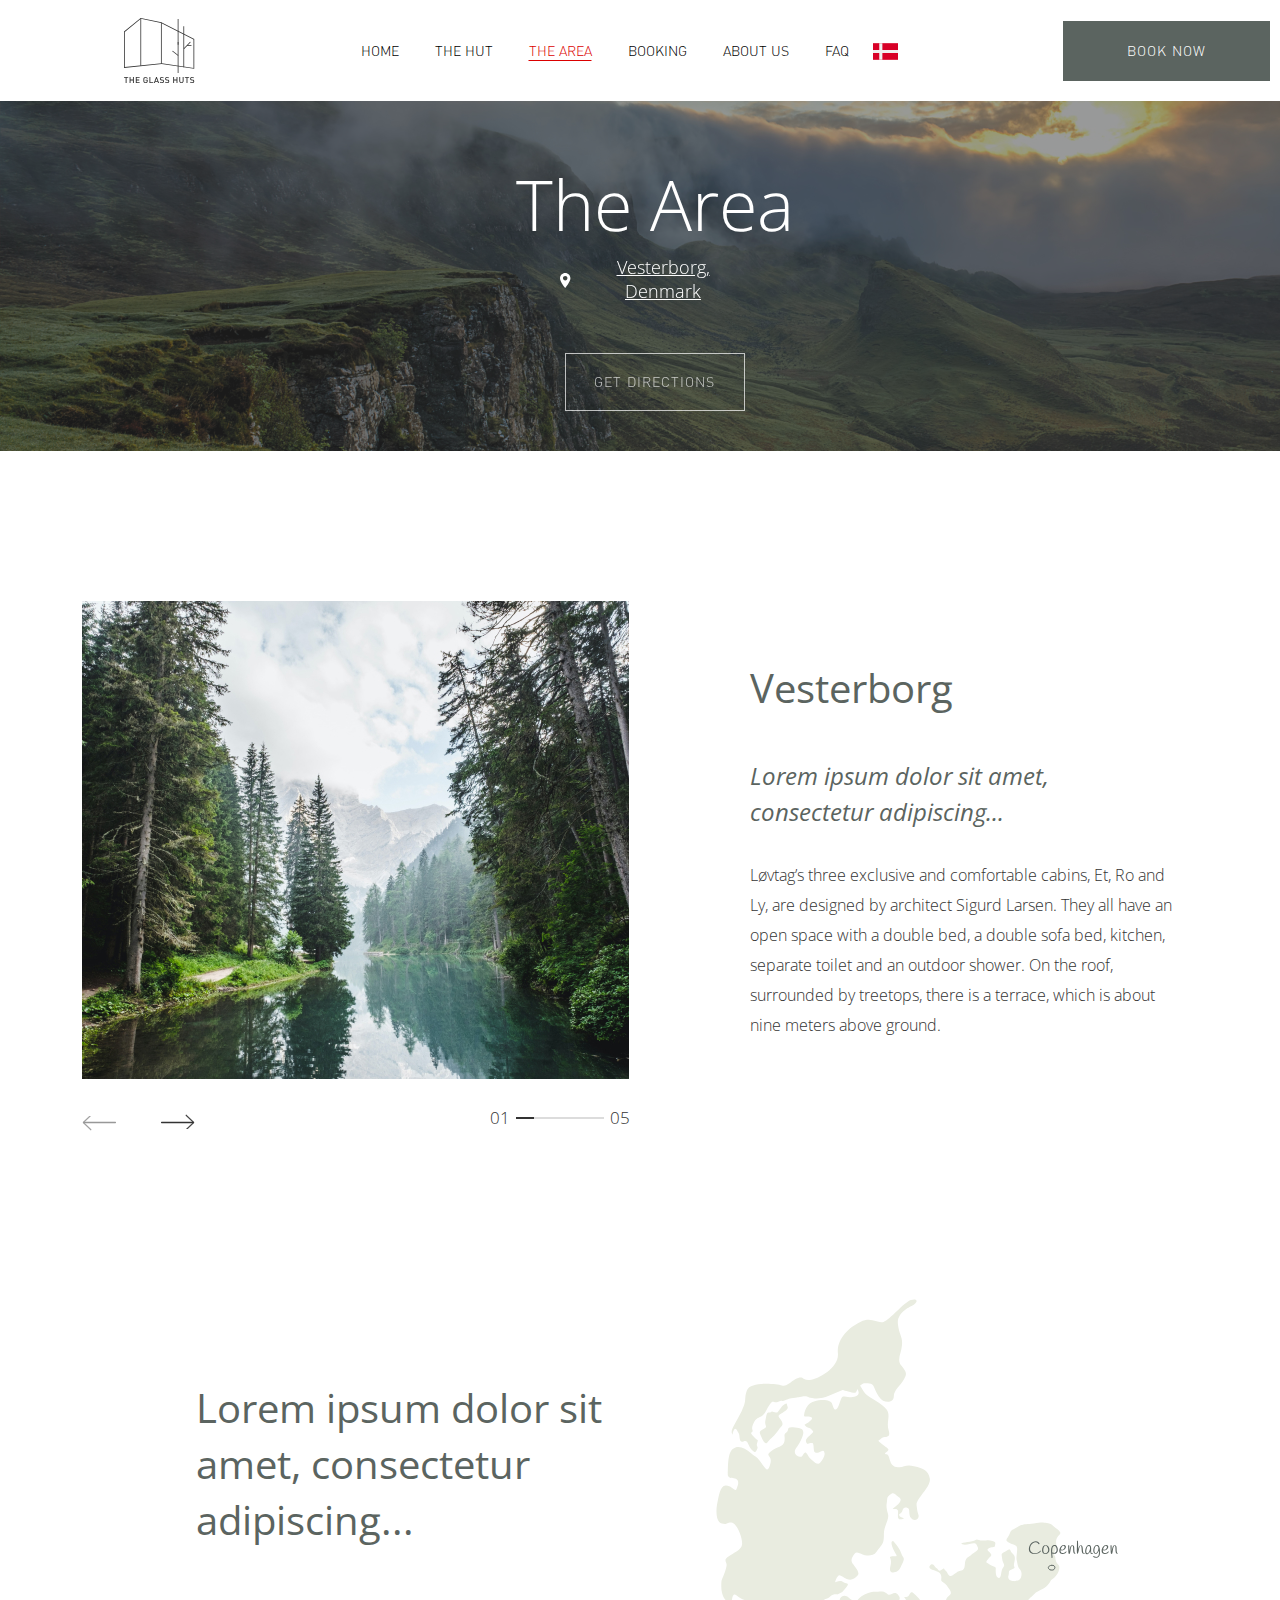
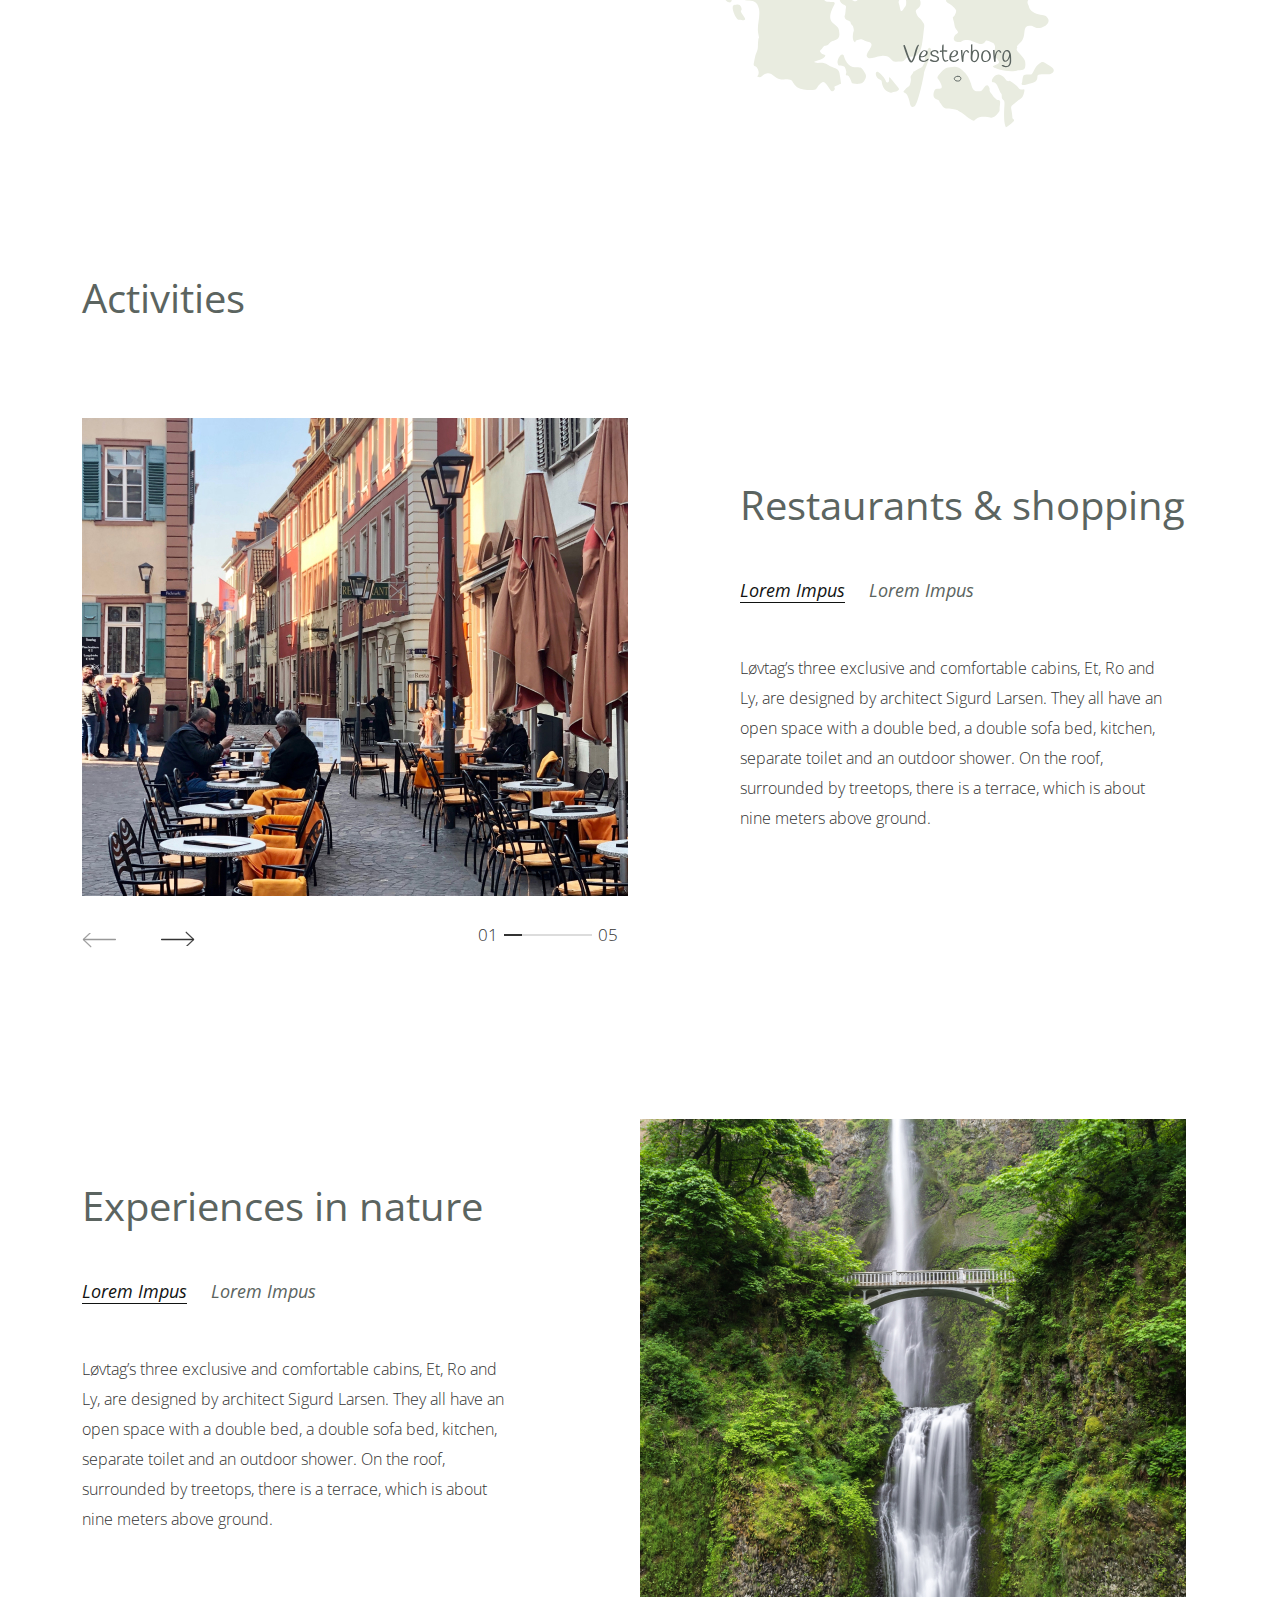
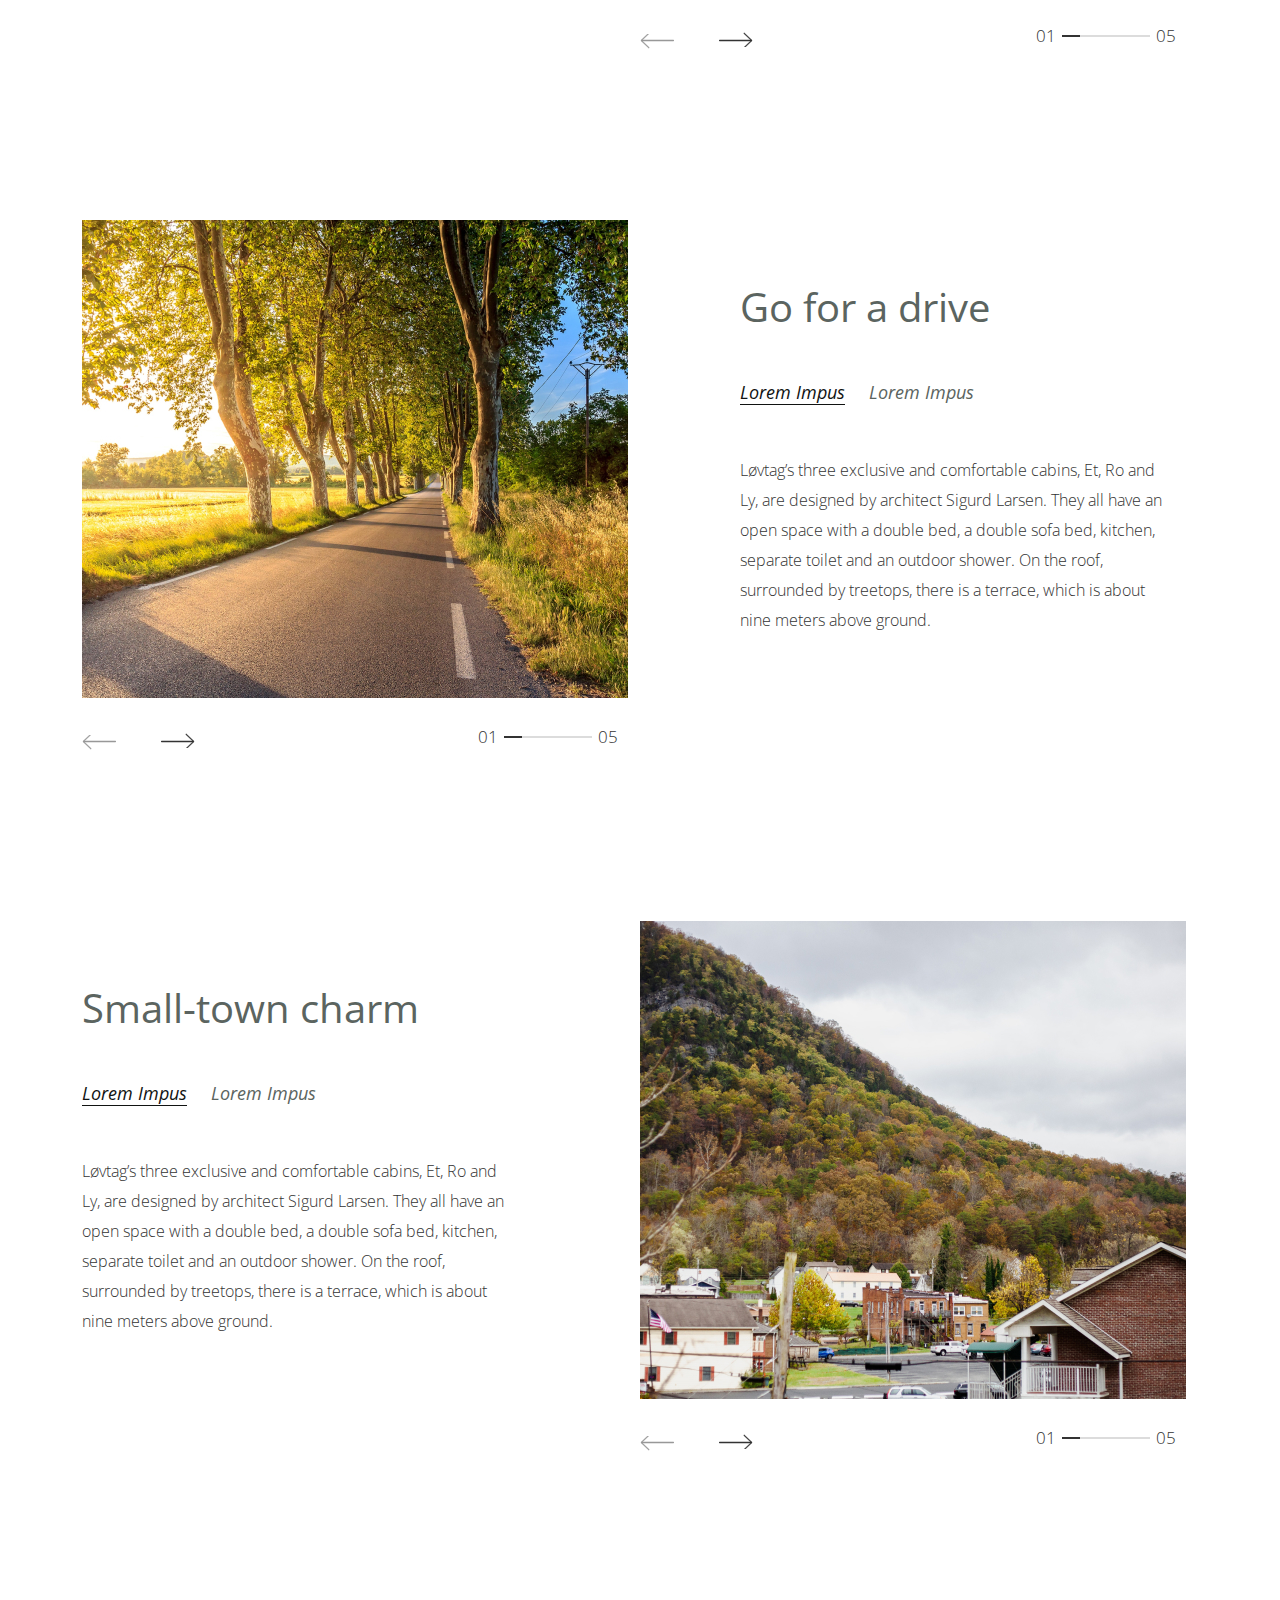
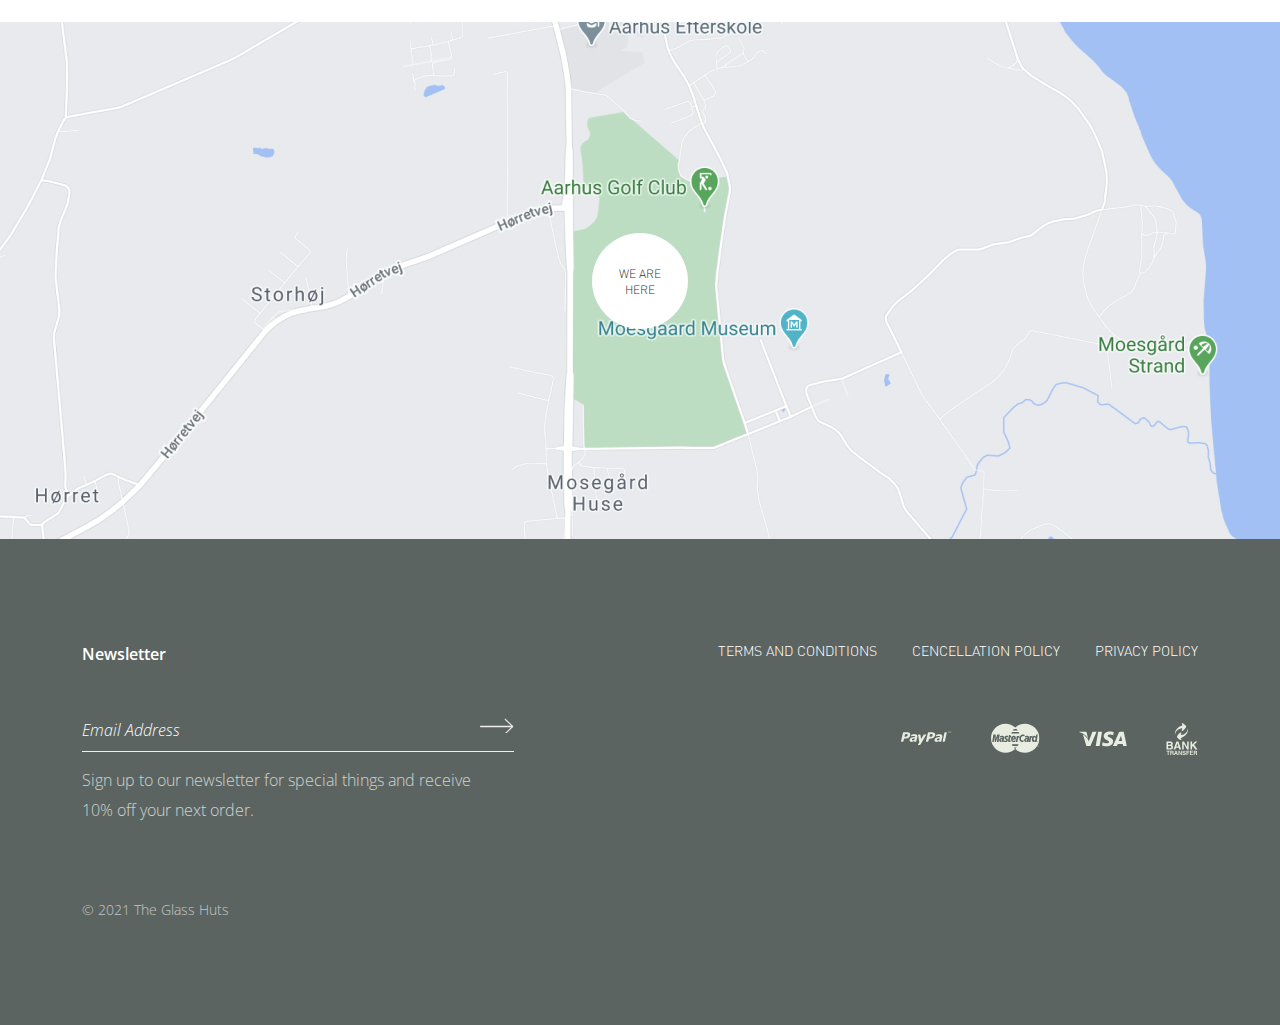
<file: thearea.html>
<!DOCTYPE html>
<html lang="en">
<head>
    <meta charset="UTF-8">
    <meta http-equiv="X-UA-Compatible" content="IE=edge">
    <meta name="viewport" content="width=device-width, initial-scale=1.0">
    <!-- Icon Logo of website -->
    <link rel="icon" href="./images/icon/logo.svg" type = "image/x-icon">
    
    <!-- Styles -->
    <link rel="stylesheet" href="styles/reset.css">

    <!-- Fonts -->
    <!-- Open Sans -->
    <link rel="preconnect" href="https://fonts.googleapis.com">
    <link rel="preconnect" href="https://fonts.gstatic.com" crossorigin>
    <link href="https://fonts.googleapis.com/css2?family=Open+Sans:ital,wght@0,300;0,400;0,600;0,700;1,300;1,400&display=swap" rel="stylesheet">

    <!-- Mulish -->
    <link rel="preconnect" href="https://fonts.gstatic.com" crossorigin>
    <link href="https://fonts.googleapis.com/css2?family=Mulish&display=swap" rel="stylesheet">

    <!-- Handlee -->
    <link rel="preconnect" href="https://fonts.gstatic.com" crossorigin>
    <link href="https://fonts.googleapis.com/css2?family=Handlee&display=swap" rel="stylesheet">
    
    <link rel="stylesheet" href="styles/global.css">
    
    <link rel="stylesheet" href="styles/styles.css">

    <!-- Responsive Css -->
    <link rel="stylesheet" href="styles/responsive.css">
    <title>The Glass Huts | Area</title>
</head>
<body>

    <!-- Header -->
    <header class="header">
        <div class="container-bg">
            <div class="header__inner">
                <a href="index.html" class="logo__link">
                    <img src="./images/icon/logo.svg" alt="logo" class="logo__img">
                </a>
                <nav class="nav">
                    <ul class="menu">
                        <li class="menu__item">
                            <a href="index.html" class="menu__link">
                                Home
                            </a>
                        </li>
                        <li class="menu__item">
                            <a href="thehut.html" class="menu__link">
                                the hut
                            </a>
                        </li>
                        <li class="menu__item">
                            <a href="thearea.html" class="menu__link menu__link_active">
                                The area
                            </a>
                        </li>
                        <li class="menu__item">
                            <a href="#" class="menu__link">
                                booking
                            </a>
                        </li>
                        <li class="menu__item">
                            <a href="aboutus.html" class="menu__link">
                                about us
                            </a>
                        </li>
                        <li class="menu__item">
                            <a href="fag.html" class="menu__link">
                                faq
                            </a>
                        </li>
                    </ul>
                    <div class="lang-menu">
                        <div class="selected-lang">
                            <img class="selected__lang" src="./images/icon/denmark.svg" alt="">
                        </div>
                        <ul class="lang__list">
                            <li class="lang__item">
                                <a href="#" class="lang__link dk">
                                    <img src="./images/icon/denmark.svg" alt="">
                                </a>
                            </li>
                            <li class="lang__item">
                                <a href="#" class="lang__link en">
                                    <img src="./images/icon/united-kingdom.svg" alt="">
                                </a>
                            </li>
                            <li class="lang__item">
                                <a href="#" class="lang__link de">
                                    <img src="./images/icon/germany.svg" alt="">
                                </a>
                            </li>
                        </ul>
                    </div>
                </nav>                
                <a href="#" class="order__link button">Book Now</a> 
                <div class="hamburger">
                    <span class="line"></span>
                    <span class="line"></span>
                    <span class="line"></span>
                </div>
                <ul class="mobile-menu">
                    <li class="menu__item">
                        <a href="index.html" class="menu__link">
                            Home
                        </a>
                    </li>
                    <li class="menu__item">
                        <a href="thehut.html" class="menu__link">
                            the hut
                        </a>
                    </li>
                    <li class="menu__item">
                        <a href="thearea.html" class="menu__link menu__link_active">
                            The area
                        </a>
                    </li>
                    <li class="menu__item">
                        <a href="#" class="menu__link">
                            booking
                        </a>
                    </li>
                    <li class="menu__item">
                        <a href="aboutus.html" class="menu__link">
                            about us
                        </a>
                    </li>
                    <li class="menu__item">
                        <a href="fag.html" class="menu__link">
                            faq
                        </a>
                    </li>
                    <li class="menu__item">
                        <a href="#" class="order__link button">Book Now</a> 
                    </li>
                </ul>
            </div>
        </div>
    </header>

    <!-- Main  -->
    <main class="main">
        <!-- Area_intro -->
        <section class="area-intro">
            <div class="slider__container">
                <div class="intro-title">
                    <h1 class="area-intro__title title">
                        The Area
                    </h1>
                    <a target="_blank" href="https://www.google.com/maps/place/4953+Vesterborg,+%D0%94%D0%B0%D0%BD%D0%B8%D1%8F/@54.8675503,11.237435,12z/data=!3m1!4b1!4m5!3m4!1s0x47ad568afb8a7b8b:0x2b0ef19488050ea5!8m2!3d54.856686!4d11.271945" class="area__link">
                        Vesterborg, Denmark
                    </a>
                    <a href="#" target="_blank" class="intro__btn">
                        <span>get directions</span>
                    </a>
                </div>
                <div class="area-slider">
                    <div class="area-slider__item">
                        <img src="./images/area-bg01.jpg" alt="" class="area-slider__img">
                        <div class="slider__overlay area-overlay"></div>
                    </div>
                    <div class="area-slider__item">
                        <img src="./images/area-bg02.jpg" alt="" class="area-slider__img">
                        <div class="slider__overlay area-overlay"></div>
                    </div>
                    <div class="area-slider__item">
                        <img src="./images/area-bg03.jpg" alt="" class="area-slider__img">
                        <div class="slider__overlay area-overlay"></div>
                    </div>
                </div>
            </div>
        </section>

        <!-- Vesterborg -->
        <section class="vesterborg">
            <div class="container">
                <div class="vesterborg__inner">
                    <div class="vesterborg-slider">
                        <div class="section-slider vesterborg__slider">
                            <div class="section-slider__item">
                                <img src="./images/vesterborg-01.jpg" alt="vesterborg">
                            </div>
                            <div class="section-slider__item">
                                <img src="./images/activity-01.jpg" alt="restaurante">
                            </div>
                            <div class="section-slider__item">
                                <img src="./images/activity-02.jpg" alt="nature">
                            </div>
                            <div class="section-slider__item">
                                <img src="./images/activity-03.jpg" alt="drive">
                            </div>
                            <div class="section-slider__item">
                                <img src="./images/activity-04.jpg" alt="town">
                            </div>
                        </div>
                        <div class="slider__progressive-bar">
                            <p class="counter-text">
                                0<span class="counter ">1</span>
                            </p>
                            <div class="progressive-bar">
                                <div class="bar"></div>
                            </div>
                            <p class="counter-text">
                                05
                            </p>
                        </div>
                    </div>
                    <div class="vesterborg__info section-tab">
                        <h2 class="vesterborg-title section-title">
                            Vesterborg
                        </h2>
                        <p class="vesterborg-subtitle">
                            Lorem ipsum dolor sit amet, consectetur adipiscing...
                        </p>
                        <p class="vesterborg-text tab__item-text">
                            Løvtag’s three exclusive and comfortable cabins, Et, Ro and Ly, are designed by architect Sigurd Larsen. 
                            They all have an open space with a double bed, a double sofa bed, kitchen, separate toilet and an outdoor shower. 
                            On the roof, surrounded by treetops, there is a terrace, which is about nine meters above ground.
                        </p>
                    </div>
                </div>
                <div class="vesterborg-map">
                    <h3 class="vesterborg-map__title section-title">
                        Lorem ipsum dolor sit amet, consectetur adipiscing...
                    </h3>
                    <img src="./images/icon/area-map.svg" alt="maps" class="vesterborg-map__img">
                </div>
            </div>
        </section>

        <!-- Area-Item -->
        <section class="activies">
            <div class="container">
                <h2 class="activities-title section-title">
                    Activities
                </h2>
                <div class="area__item section-item">
                    <div class="hut__item-slider hut__item-slider01">
                        <div class="section-slider section-slider01">
                            <div class="section-slider__item">
                                <img src="./images/activity-01.jpg" alt="">
                            </div>
                            <div class="section-slider__item">
                                <img src="./images/activity-03.jpg" alt="">
                            </div>
                            <div class="section-slider__item">
                                <img src="./images/activity-02.jpg" alt="">
                            </div>
                            <div class="section-slider__item">
                                <img src="./images/activity-04.jpg" alt="">
                            </div>
                            <div class="section-slider__item">
                                <img src="./images/activity-02.jpg" alt="">
                            </div>
                        </div>
                        <div class="slider__progressive-bar">
                            <p class="counter-text">
                                0<span class="counter ">1</span>
                            </p>
                            <div class="progressive-bar">
                                <div class="bar"></div>
                            </div>
                            <p class="counter-text">
                                05
                            </p>
                        </div>
                    </div>
                    <div class="hut__item-tab section-tab">
                        <h2 class="hut__item-title section-title">
                            Restaurants & shopping
                        </h2>
                        <div class="hut__item-tab__inner">
                            <nav class="tab-menu">
                                <div id="outsideTab1" class="tab-menu__item tab1 tab1__active" onClick="JavaScript:selectTab(1);">
                                    Lorem Impus
                                </div>
                                <div id="outsideTab2" class="tab-menu__item tab1" onClick="JavaScript:selectTab(2);">
                                    Lorem Impus
                                </div>
                            </nav>
                            <p id="outsideTabContent1" class="tab__item-text">
                                Løvtag’s three exclusive and comfortable cabins, Et, Ro and Ly, are designed by architect Sigurd Larsen. 
                                They all have an open space with a double bed, a double sofa bed, kitchen, separate toilet and an outdoor shower. 
                                On the roof, surrounded by treetops, there is a terrace, 
                                which is about nine meters above ground. 
                            </p>
                            <p id="outsideTabContent2" class="tab__item-text">
                                Ro and Ly, are designed by architect Sigurd Larsen. 
                                They all have an open space with a double bed, a double sofa bed, kitchen, separate toilet and an outdoor shower. 
                                On the roof, surrounded by treetops, there is a terrace, 
                                which is about nine meters above ground. 
                            </p>
                        </div>
                    </div>
                </div>


                <!-- Second Item -->
                <div class="area__item section-item">
                    <div class="hut__item-slider hut__item-slider02">
                        <div class="section-slider section-slider02">
                            <div class="section-slider__item">
                                <img src="./images/activity-02.jpg" alt="">
                            </div>
                            <div class="section-slider__item">
                                <img src="./images/activity-01.jpg" alt="">
                            </div>
                            <div class="section-slider__item">
                                <img src="./images/activity-03.jpg" alt="">
                            </div>
                            <div class="section-slider__item">
                                <img src="./images/activity-04.jpg" alt="">
                            </div>
                            <div class="section-slider__item">
                                <img src="./images/activity-01.jpg" alt="">
                            </div>
                        </div>
                        <div class="slider__progressive-bar">
                            <p class="counter-text">
                                0<span class="counter ">1</span>
                            </p>
                            <div class="progressive-bar">
                                <div class="bar"></div>
                            </div>
                            <p class="counter-text">
                                05
                            </p>
                        </div>
                    </div>
                    <div class="hut__item-tab section-tab">
                        <h2 class="hut__item-title section-title">
                            Experiences in nature
                        </h2>
                        <div class="hut__item-tab__inner">
                            <nav class="tab-menu">
                                <div id="insideTab1" class="tab-menu__item tab2 tab2__active" onClick="JavaScript:selectTab2(1);">
                                    Lorem Impus
                                </div>
                                <div id="insideTab2" class="tab-menu__item tab2" onClick="JavaScript:selectTab2(2);">
                                    Lorem Impus
                                </div>
                            </nav>
                            <p id="insideTabContent1" class="tab__item-text">
                                Løvtag’s three exclusive and comfortable cabins, Et, Ro and Ly, are designed by architect Sigurd Larsen. 
                                They all have an open space with a double bed, a double sofa bed, kitchen, separate toilet and an outdoor shower. 
                                On the roof, surrounded by treetops, there is a terrace, 
                                which is about nine meters above ground. 
                            </p>
                            <p id="insideTabContent2" class="tab__item-text">
                                Ro and Ly, are designed by architect Sigurd Larsen. 
                                They all have an open space with a double bed, a double sofa bed, kitchen, separate toilet and an outdoor shower. 
                                On the roof, surrounded by treetops, there is a terrace, 
                                which is about nine meters above ground. 
                            </p>
                            <p id="insideTabContent3" class="tab__item-text">
                                helloThey all have an open space with a double bed, a double sofa bed, kitchen, separate toilet and an outdoor shower. 
                                On the roof, surrounded by treetops, there is a terrace, 
                                which is about nine meters above ground. 
                            </p>
                        </div>
                    </div>
                </div>


                <!-- Third-Item -->
                <div class="area__item section-item">
                    <div class="hut__item-slider hut__item-slider03">
                        <div class="section-slider section-slider03">
                            <div class="section-slider__item">
                                <img src="./images/activity-03.jpg" alt="">
                            </div>
                            <div class="section-slider__item">
                                <img src="./images/activity-01.jpg" alt="">
                            </div>
                            <div class="section-slider__item">
                                <img src="./images/activity-02.jpg" alt="">
                            </div>
                            <div class="section-slider__item">
                                <img src="./images/activity-04.jpg" alt="">
                            </div>
                            <div class="section-slider__item">
                                <img src="./images/activity-02.jpg" alt="">
                            </div>
                        </div>
                        <div class="slider__progressive-bar">
                            <p class="counter-text">
                                0<span class="counter ">1</span>
                            </p>
                            <div class="progressive-bar">
                                <div class="bar"></div>
                            </div>
                            <p class="counter-text">
                                05
                            </p>
                        </div>
                    </div>
                    <div class="hut__item-tab section-tab">
                        <h2 class="hut__item-title section-title">
                            Go for a drive
                        </h2>
                        <div class="hut__item-tab__inner">
                            <nav class="tab-menu">
                                <div id="practiceTab1" class="tab-menu__item tab3 tab3__active" onClick="JavaScript:selectTab3(1);">
                                    Lorem Impus
                                </div>
                                <div id="practiceTab2" class="tab-menu__item tab3" onClick="JavaScript:selectTab3(2);">
                                    Lorem Impus
                                </div>
                            </nav>
                            <p id="practiceTabContent1" class="tab__item-text">
                                Løvtag’s three exclusive and comfortable cabins, Et, Ro and Ly, are designed by architect Sigurd Larsen. 
                                They all have an open space with a double bed, a double sofa bed, kitchen, separate toilet and an outdoor shower. 
                                On the roof, surrounded by treetops, there is a terrace, 
                                which is about nine meters above ground. 
                            </p>
                            <p id="practiceTabContent2" class="tab__item-text">
                                Ro and Ly, are designed by architect Sigurd Larsen. 
                                They all have an open space with a double bed, a double sofa bed, kitchen, separate toilet and an outdoor shower. 
                                On the roof, surrounded by treetops, there is a terrace, 
                                which is about nine meters above ground. 
                            </p>
                        </div>
                    </div>
                </div>


                <!-- Fourth-Item -->
                <div class="area__item section-item">
                    <div class="hut__item-slider hut__item-slider04">
                        <div class="section-slider section-slider04">
                            <div class="section-slider__item">
                                <img src="./images/activity-04.jpg" alt="">
                            </div>
                            <div class="section-slider__item">
                                <img src="./images/activity-02.jpg" alt="">
                            </div>
                            <div class="section-slider__item">
                                <img src="./images/activity-03.jpg" alt="">
                            </div>
                            <div class="section-slider__item">
                                <img src="./images/activity-01.jpg" alt="">
                            </div>
                            <div class="section-slider__item">
                                <img src="./images/activity-03.jpg" alt="">
                            </div>
                        </div>
                        <div class="slider__progressive-bar">
                            <p class="counter-text">
                                0<span class="counter ">1</span>
                            </p>
                            <div class="progressive-bar">
                                <div class="bar"></div>
                            </div>
                            <p class="counter-text">
                                05
                            </p>
                        </div>
                    </div>
                    <div class="hut__item-tab section-tab">
                        <h2 class="hut__item-title section-title">
                            Small-town charm
                        </h2>
                        <div class="hut__item-tab__inner tab">
                            <nav class="tab-menu">
                                <div id="townTab1" class="tab-menu__item tab4 tab4__active" onClick="JavaScript:selectTab4(1);">
                                    Lorem Impus
                                </div>
                                <div id="townTab2" class="tab-menu__item tab4" onClick="JavaScript:selectTab4(2);">
                                    Lorem Impus
                                </div>
                            </nav>
                            <p id="townTabContent1" class="tab__item-text">
                                Løvtag’s three exclusive and comfortable cabins, Et, Ro and Ly, are designed by architect Sigurd Larsen. 
                                They all have an open space with a double bed, a double sofa bed, kitchen, separate toilet and an outdoor shower. 
                                On the roof, surrounded by treetops, there is a terrace, 
                                which is about nine meters above ground. 
                            </p>
                            <p id="townTabContent2" class="tab__item-text">
                                Ro and Ly, are designed by architect Sigurd Larsen. 
                                They all have an open space with a double bed, a double sofa bed, kitchen, separate toilet and an outdoor shower. 
                                On the roof, surrounded by treetops, there is a terrace, 
                                which is about nine meters above ground. 
                            </p>
                        </div>
                    </div>
                </div>

            </div>
        </section>

        <!-- Area Map -->
        <div class="map">
            <div class="slider__container">
                <div class="map__inner">
                    <a target="_blank" href="https://www.google.com/maps/search/mosegard+museum/@56.0868681,10.2190639,14.75z" class="section__map-link">We Are Here</a>
                    <a target="_blank" href="https://www.google.com/maps/search/mosegard+museum/@56.0868681,10.2190639,14.75z" class="overlay"></a>               
                </div>
            </div>
        </div>
    </main>

        <!-- Footer -->
        <footer class="footer">
            <div class="container">
                <div class="footer__inner">
                    <div class="footer__left">
                        <p class="footer-title">
                            Newsletter
                        </p>
                        <form class="letter">
                            <input type="email" placeholder="Email Address" class="letter__inp">
                        </form>
                        <p class="footer-text">
                            Sign up to our newsletter for special things and receive 10% off your next order.
                        </p>
                        <p class="copyright">
                            &copy; 2021 The Glass Huts
                        </p>
                    </div>
                    <div class="footer__right">
                        <ul class="policies">
                            <li class="policy__item">
                                <a href="#" class="policy__link">
                                    TERMS AND CONDITIONS
                                </a>
                            </li>
                            <li class="policy__item">
                                <a href="#" class="policy__link">
                                    CENCELLATION POLICY
                                </a>
                            </li>
                            <li class="policy__item">
                                <a href="#" class="policy__link">
                                    PRIVACY POLICY
                                </a>
                            </li>
                        </ul>
                        <div class="cards">
                            <img src="./images/icon/paypal.svg" alt="paypal" class="card__img">
                            <img src="./images/icon/mastercard.svg" alt="mastercard" class="card__img">
                            <img src="./images/icon/visa.svg" alt="visa" class="card__img">
                            <img src="./images/icon/bank.svg" alt="bank" class="card__img">
                        </div>
                    </div>
                </div>
            </div>
        </footer>
        
    
    
        <!-- JQuery -->
        <script src="https://code.jquery.com/jquery-3.6.0.min.js"></script>
    
        <!-- Slick Slider -->
        <script src="./js/slick.min.js"></script>
        <!-- Script -->
        <script src="./js/app.js"></script>
</body>
</html>
</file>
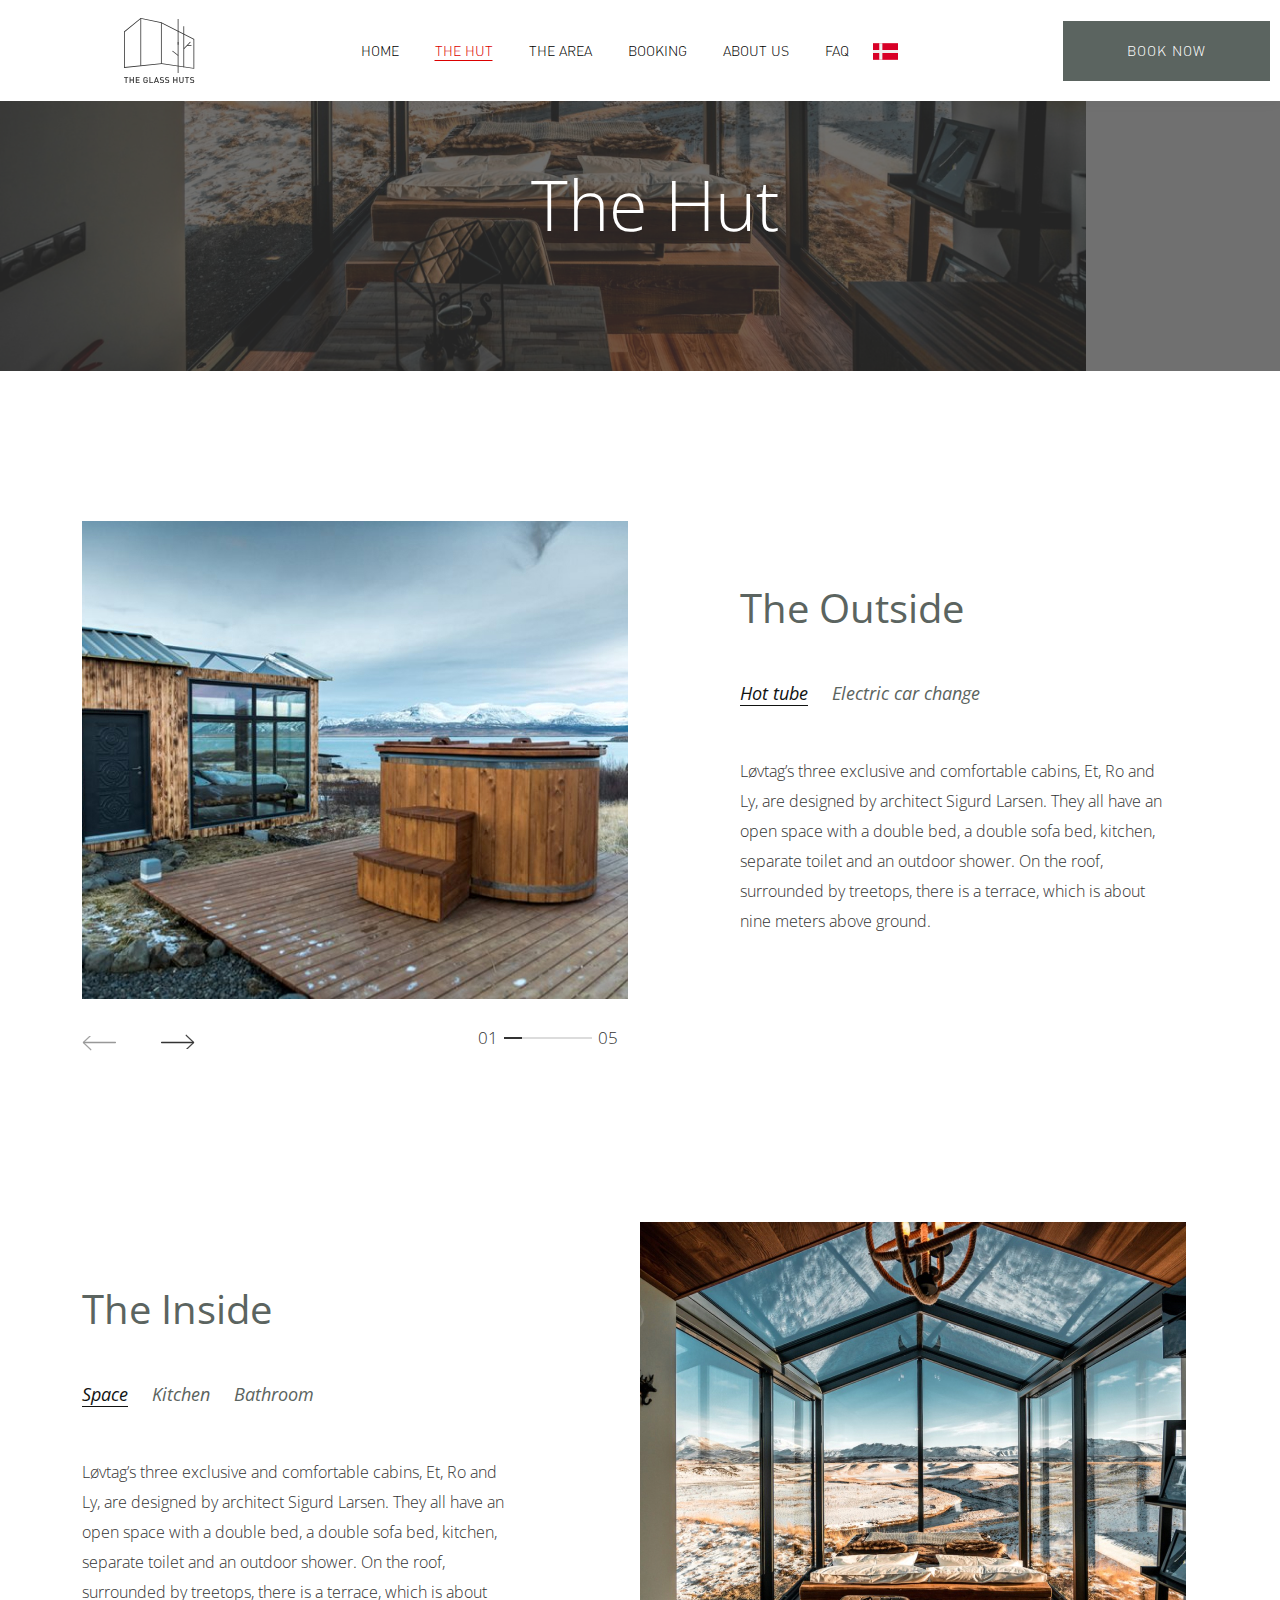
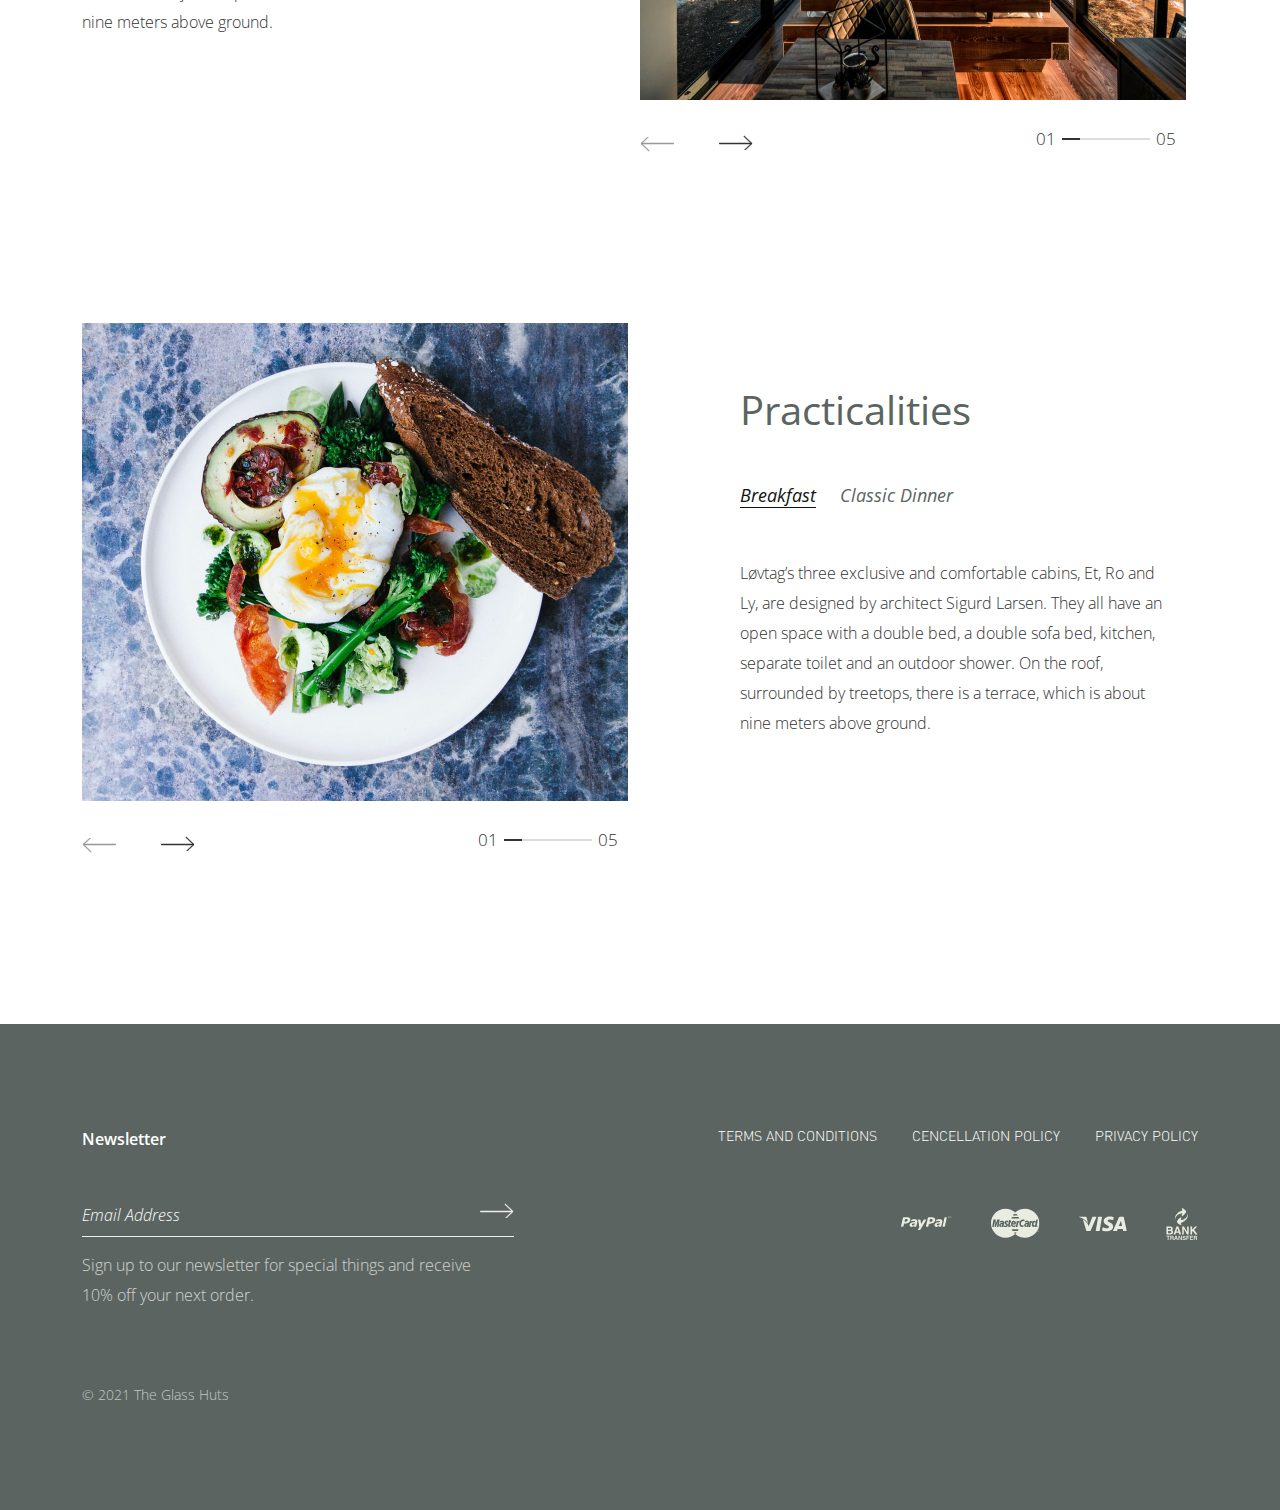
<file: thehut.html>
<!DOCTYPE html>
<html lang="en">
<head>
    <meta charset="UTF-8">
    <meta http-equiv="X-UA-Compatible" content="IE=edge">
    <meta name="viewport" content="width=device-width, initial-scale=1.0">
    <!-- Icon Logo of website -->
    <link rel="icon" href="./images/icon/logo.svg" type = "image/x-icon">
    
    <!-- Styles -->
    <link rel="stylesheet" href="styles/reset.css">

    <!-- Fonts -->
    <!-- Open Sans -->
    <link rel="preconnect" href="https://fonts.googleapis.com">
    <link rel="preconnect" href="https://fonts.gstatic.com" crossorigin>
    <link href="https://fonts.googleapis.com/css2?family=Open+Sans:ital,wght@0,300;0,400;0,600;0,700;1,300;1,400&display=swap" rel="stylesheet">

    <!-- Mulish -->
    <link rel="preconnect" href="https://fonts.gstatic.com" crossorigin>
    <link href="https://fonts.googleapis.com/css2?family=Mulish&display=swap" rel="stylesheet">

    <!-- Handlee -->
    <link rel="preconnect" href="https://fonts.gstatic.com" crossorigin>
    <link href="https://fonts.googleapis.com/css2?family=Handlee&display=swap" rel="stylesheet">
    
    <link rel="stylesheet" href="styles/global.css">
    
    <link rel="stylesheet" href="styles/styles.css">

    <!-- Responsive Css -->
    <link rel="stylesheet" href="styles/responsive.css">
    <title>The Glass Huts | Huts</title>
</head>
<body>

    <!-- Header -->
    <header class="header">
        <div class="container-bg">
            <div class="header__inner">
                <a href="index.html" class="logo__link">
                    <img src="./images/icon/logo.svg" alt="logo" class="logo__img">
                </a>
                <nav class="nav">
                    <ul class="menu">
                        <li class="menu__item">
                            <a href="index.html" class="menu__link">
                                Home
                            </a>
                        </li>
                        <li class="menu__item">
                            <a href="thehut.html" class="menu__link menu__link_active">
                                the hut
                            </a>
                        </li>
                        <li class="menu__item">
                            <a href="thearea.html" class="menu__link">
                                The area
                            </a>
                        </li>
                        <li class="menu__item">
                            <a href="#" class="menu__link">
                                booking
                            </a>
                        </li>
                        <li class="menu__item">
                            <a href="aboutus.html" class="menu__link">
                                about us
                            </a>
                        </li>
                        <li class="menu__item">
                            <a href="fag.html" class="menu__link">
                                faq
                            </a>
                        </li>
                    </ul>
                    <div class="lang-menu">
                        <div class="selected-lang">
                            <img class="selected__lang" src="./images/icon/denmark.svg" alt="">
                        </div>
                        <ul class="lang__list">
                            <li class="lang__item">
                                <a href="#" class="lang__link dk">
                                    <img src="./images/icon/denmark.svg" alt="">
                                </a>
                            </li>
                            <li class="lang__item">
                                <a href="#" class="lang__link en">
                                    <img src="./images/icon/united-kingdom.svg" alt="">
                                </a>
                            </li>
                            <li class="lang__item">
                                <a href="#" class="lang__link de">
                                    <img src="./images/icon/germany.svg" alt="">
                                </a>
                            </li>
                        </ul>
                    </div>
                </nav>                
                <a href="#" class="order__link button">Book Now</a> 
                <div class="hamburger">
                    <span class="line"></span>
                    <span class="line"></span>
                    <span class="line"></span>
                </div>
                <ul class="mobile-menu">
                    <li class="menu__item">
                        <a href="index.html" class="menu__link">
                            Home
                        </a>
                    </li>
                    <li class="menu__item">
                        <a href="thehut.html" class="menu__link menu__link_active">
                            the hut
                        </a>
                    </li>
                    <li class="menu__item">
                        <a href="thearea.html" class="menu__link">
                            The area
                        </a>
                    </li>
                    <li class="menu__item">
                        <a href="#" class="menu__link">
                            booking
                        </a>
                    </li>
                    <li class="menu__item">
                        <a href="aboutus.html" class="menu__link">
                            about us
                        </a>
                    </li>
                    <li class="menu__item">
                        <a href="fag.html" class="menu__link">
                            faq
                        </a>
                    </li>
                    <li class="menu__item">
                        <a href="#" class="order__link button">Book Now</a> 
                    </li>
                </ul>
            </div>
        </div>
    </header>

    <!-- Main  -->
    <main class="main">
        <!-- Hut_intro -->
        <section class="hut-intro">
            <div class="slider__container">
                <div class="intro-title">
                    <h1 class="title">
                        The Hut
                    </h1>
                </div>
                <div class="hut-slider">
                    <div class="hut-slider__item">
                        <img src="./images/hut-bg03.jpg" alt="" class="hut-slider__img">
                        <div class="slider__overlay"></div>
                    </div>
                    <div class="hut-slider__item">
                        <img src="./images/hut-bg01.jpg" alt="" class="hut-slider__img">
                        <div class="slider__overlay"></div>
                    </div>
                    <div class="hut-slider__item">
                        <img src="./images/hut-bg02.jpg" alt="" class="hut-slider__img">
                        <div class="slider__overlay"></div>
                    </div>
                </div>
            </div>
        </section>

        <!-- Hut-Item -->
        <section class="hut-items">
            <div class="container">
                <div class="hut__item section-item">
                    <div class="hut__item-slider hut__item-slider01">
                        <div class="section-slider section-slider01">
                            <div class="section-slider__item">
                                <img src="./images/outside-01.jpg" alt="">
                            </div>
                            <div class="section-slider__item">
                                <img src="./images/inside-01.jpg" alt="">
                            </div>
                            <div class="section-slider__item">
                                <img src="./images/practice-01.jpg" alt="">
                            </div>
                            <div class="section-slider__item">
                                <img src="./images/inside-01.jpg" alt="">
                            </div>
                            <div class="section-slider__item">
                                <img src="./images/practice-01.jpg" alt="">
                            </div>
                        </div>
                        <div class="slider__progressive-bar">
                            <p class="counter-text">
                                0<span class="counter ">1</span>
                            </p>
                            <div class="progressive-bar">
                                <div class="bar"></div>
                            </div>
                            <p class="counter-text">
                                05
                            </p>
                        </div>
                    </div>
                    <div class="hut__item-tab section-tab">
                        <h2 class="hut__item-title section-title">
                            The Outside
                        </h2>
                        <div class="hut__item-tab__inner">
                            <nav class="tab-menu">
                                <div id="outsideTab1" class="tab-menu__item tab1 tab1__active" onClick="JavaScript:selectTab(1);">
                                    Hot tube
                                </div>
                                <div id="outsideTab2" class="tab-menu__item tab1" onClick="JavaScript:selectTab(2);">
                                    Electric car change
                                </div>
                            </nav>
                            <p id="outsideTabContent1" class="tab__item-text">
                                Løvtag’s three exclusive and comfortable cabins, Et, Ro and Ly, are designed by architect Sigurd Larsen. 
                                They all have an open space with a double bed, a double sofa bed, kitchen, separate toilet and an outdoor shower. 
                                On the roof, surrounded by treetops, there is a terrace, 
                                which is about nine meters above ground. 
                            </p>
                            <p id="outsideTabContent2" class="tab__item-text">
                                Ro and Ly, are designed by architect Sigurd Larsen. 
                                They all have an open space with a double bed, a double sofa bed, kitchen, separate toilet and an outdoor shower. 
                                On the roof, surrounded by treetops, there is a terrace, 
                                which is about nine meters above ground. 
                            </p>
                        </div>
                    </div>
                </div>


                <!-- Second Item -->
                <div class="hut__item section-item">
                    <div class="hut__item-slider hut__item-slider02">
                        <div class="section-slider section-slider02">
                            <div class="section-slider__item">
                                <img src="./images/inside-01.jpg" alt="">
                            </div>
                            <div class="section-slider__item">
                                <img src="./images/outside-01.jpg" alt="">
                            </div>
                            <div class="section-slider__item">
                                <img src="./images/practice-01.jpg" alt="">
                            </div>
                            <div class="section-slider__item">
                                <img src="./images/inside-01.jpg" alt="">
                            </div>
                            <div class="section-slider__item">
                                <img src="./images/practice-01.jpg" alt="">
                            </div>
                        </div>
                        <div class="slider__progressive-bar">
                            <p class="counter-text">
                                0<span class="counter ">1</span>
                            </p>
                            <div class="progressive-bar">
                                <div class="bar"></div>
                            </div>
                            <p class="counter-text">
                                05
                            </p>
                        </div>
                    </div>
                    <div class="hut__item-tab section-tab">
                        <h2 class="hut__item-title section-title">
                            The Inside
                        </h2>
                        <div class="hut__item-tab__inner tab">
                            <nav class="tab-menu">
                                <div id="insideTab1" class="tab-menu__item tab2 tab2__active" onClick="JavaScript:selectTab2(1);">
                                    Space
                                </div>
                                <div id="insideTab2" class="tab-menu__item tab2" onClick="JavaScript:selectTab2(2);">
                                    Kitchen
                                </div>
                                <div id="insideTab3" class="tab-menu__item tab2" onClick="JavaScript:selectTab2(3);">
                                    Bathroom
                                </div>
                            </nav>
                            <p id="insideTabContent1" class="tab__item-text">
                                Løvtag’s three exclusive and comfortable cabins, Et, Ro and Ly, are designed by architect Sigurd Larsen. 
                                They all have an open space with a double bed, a double sofa bed, kitchen, separate toilet and an outdoor shower. 
                                On the roof, surrounded by treetops, there is a terrace, 
                                which is about nine meters above ground. 
                            </p>
                            <p id="insideTabContent2" class="tab__item-text">
                                Ro and Ly, are designed by architect Sigurd Larsen. 
                                They all have an open space with a double bed, a double sofa bed, kitchen, separate toilet and an outdoor shower. 
                                On the roof, surrounded by treetops, there is a terrace, 
                                which is about nine meters above ground. 
                            </p>
                            <p id="insideTabContent3" class="tab__item-text">
                                helloThey all have an open space with a double bed, a double sofa bed, kitchen, separate toilet and an outdoor shower. 
                                On the roof, surrounded by treetops, there is a terrace, 
                                which is about nine meters above ground. 
                            </p>
                        </div>
                    </div>
                </div>


                <!-- Third-Item -->
                <div class="hut__item section-item">
                    <div class="hut__item-slider hut__item-slider03">
                        <div class="section-slider section-slider03">
                            <div class="section-slider__item">
                                <img src="./images/practice-01.jpg" alt="">
                            </div>
                            <div class="section-slider__item">
                                <img src="./images/inside-01.jpg" alt="">
                            </div>
                            <div class="section-slider__item">
                                <img src="./images/outside-01.jpg" alt="">
                            </div>
                            <div class="section-slider__item">
                                <img src="./images/inside-01.jpg" alt="">
                            </div>
                            <div class="section-slider__item">
                                <img src="./images/outside-01.jpg" alt="">
                            </div>
                        </div>
                        <div class="slider__progressive-bar">
                            <p class="counter-text">
                                0<span class="counter ">1</span>
                            </p>
                            <div class="progressive-bar">
                                <div class="bar"></div>
                            </div>
                            <p class="counter-text">
                                05
                            </p>
                        </div>
                    </div>
                    <div class="hut__item-tab section-tab">
                        <h2 class="hut__item-title section-title">
                            Practicalities
                        </h2>
                        <div class="hut__item-tab__inner tab">
                            <nav class="tab-menu">
                                <div id="practiceTab1" class="tab-menu__item tab3 tab3__active" onClick="JavaScript:selectTab3(1);">
                                    Breakfast
                                </div>
                                <div id="practiceTab2" class="tab-menu__item tab3" onClick="JavaScript:selectTab3(2);">
                                    Classic Dinner
                                </div>
                            </nav>
                            <p id="practiceTabContent1" class="tab__item-text">
                                Løvtag’s three exclusive and comfortable cabins, Et, Ro and Ly, are designed by architect Sigurd Larsen. 
                                They all have an open space with a double bed, a double sofa bed, kitchen, separate toilet and an outdoor shower. 
                                On the roof, surrounded by treetops, there is a terrace, 
                                which is about nine meters above ground. 
                            </p>
                            <p id="practiceTabContent2" class="tab__item-text">
                                Ro and Ly, are designed by architect Sigurd Larsen. 
                                They all have an open space with a double bed, a double sofa bed, kitchen, separate toilet and an outdoor shower. 
                                On the roof, surrounded by treetops, there is a terrace, 
                                which is about nine meters above ground. 
                            </p>
                        </div>
                    </div>
                </div>


            </div>
        </section>
    </main>

        <!-- Footer -->
        <footer class="footer">
            <div class="container">
                <div class="footer__inner">
                    <div class="footer__left">
                        <p class="footer-title">
                            Newsletter
                        </p>
                        <form class="letter">
                            <input type="email" placeholder="Email Address" class="letter__inp">
                        </form>
                        <p class="footer-text">
                            Sign up to our newsletter for special things and receive 10% off your next order.
                        </p>
                        <p class="copyright">
                            &copy; 2021 The Glass Huts
                        </p>
                    </div>
                    <div class="footer__right">
                        <ul class="policies">
                            <li class="policy__item">
                                <a href="#" class="policy__link">
                                    TERMS AND CONDITIONS
                                </a>
                            </li>
                            <li class="policy__item">
                                <a href="#" class="policy__link">
                                    CENCELLATION POLICY
                                </a>
                            </li>
                            <li class="policy__item">
                                <a href="#" class="policy__link">
                                    PRIVACY POLICY
                                </a>
                            </li>
                        </ul>
                        <div class="cards">
                            <img src="./images/icon/paypal.svg" alt="paypal" class="card__img">
                            <img src="./images/icon/mastercard.svg" alt="mastercard" class="card__img">
                            <img src="./images/icon/visa.svg" alt="visa" class="card__img">
                            <img src="./images/icon/bank.svg" alt="bank" class="card__img">
                        </div>
                    </div>
                </div>
            </div>
        </footer>
        
    
    
        <!-- JQuery -->
        <script src="https://code.jquery.com/jquery-3.6.0.min.js"></script>
    
        <!-- Slick Slider -->
        <script src="./js/slick.min.js"></script>
        <!-- Script -->
        <script src="./js/app.js"></script>
</body>
</html>
</file>
<file: styles/global.css>
/* Containers */

.container{
    max-width: 1136px;
    margin: 0 auto;
    padding: 0 10px;
}

.container-bg{
    max-width: 1364px;
    margin: 0 auto;
    padding: 0 10px 0 124px;
}
/* Buttons */
.button{
    background: #5B6460;
    font-family: 'DIN';
    font-weight: 300;
    font-size: 14px;
    line-height: 28px;
    letter-spacing: 1px;
    text-transform: uppercase;
    color: #FFFFFF;
    text-decoration: none;
    transition: .4s;
    outline: none;
    border: none;
}
.button:hover{
    background: #808E88;
}

.intro__btn{
    font-family: DIN;
    font-style: normal;
    font-weight: 300;
    font-size: 14px;
    line-height: 28px;
    display: block;
    width: 180px;
    text-align: center;
    padding: 14px 0;
    text-align: center;
    letter-spacing: 1px;
    text-transform: uppercase;
    border: 0.7px solid #FFFFFF;
    color: #FFFFFF;
    text-decoration: none;
    outline: none;
    opacity: .7;
    position: relative;
    transition: all .4s ease;
}
.intro__btn span{
    position: relative;
    z-index: 29;
}
.intro__btn:after{
    position: absolute;
    content: "";
    top: 0;
    left: 0;
    width: 0;
    height: 100%;
    background: #fff;
    transition: all .45s;
  }
  
.intro__btn:hover{
    color: #8b7e7e;
    opacity: 1;
    border-radius: 4px;
    box-shadow: gray 0px 25px 50px -12px;
  }
  
.intro__btn:hover:after{
    width: 100%;
  }

/* Titles */
.title{
    font-family: Open Sans;
    font-style: normal;
    font-weight: 300;
    font-size: 70px;
    line-height: 72px;    
    text-align: center;
    color: #FFFFFF;
}
.menu__link_active{
    color: #db0000;
}
.section-title{
    font-family: Open Sans;
    font-style: normal;
    font-weight: normal;
    font-size: 40px;
    line-height: 40px;
    color: #5B6460; 
    margin-bottom: 50px;
}
.section-text{
    font-family: Open Sans;
    font-style: normal;
    font-weight: 300;
    font-size: 16px;
    line-height: 30px;
}

/* Social */
.social{
    width: 236px;
    display: flex;
    justify-content: space-between;
    align-items: center;
}
.social__item{
    width: 50px;
    height: 50px;
    background: #5B6460;
    border-radius: 50%;
    display: flex;
    justify-content: center;
    align-items: center;
    transition: all .6s ease;
}
.instagram:hover{
    background-color: rgb(219, 47, 76);
}

.facebook:hover{
    background-color: rgb(65, 65, 205);
}

.twitter:hover{
    background-color: rgb(30, 166, 175);
}

/* Tabs and SLider */
.section-item{
    display: grid;
    grid-template-columns: repeat(2, 1fr);
    margin-bottom: 223px;
}
.tab-menu{
    display: flex;
    margin-bottom: 48px;
}
.tab-menu__item{
    margin-right: 24px;
    font-family: Open Sans;
    font-style: italic;
    font-weight: normal;
    font-size: 18px;
    line-height: 30px;
    color: #5B6460;    
    cursor: pointer;
}
.tab-menu__item:last-child{
    margin-right: 0;
}
.tab__item-text{
    font-family: Open Sans;
    font-style: normal;
    font-weight: 300;
    font-size: 16px;
    line-height: 30px;
    max-width: 430px;
    color: #333333;
    max-height: 243px;
    overflow-y: auto;
}
.hut-slider__img{
    max-width: 100%;
    object-fit: cover;
    height: 30vh;
}
.section-slider{
    position: relative;
}

.section-tab{
    padding-left: 100px;
    padding-top: 67px;
}
.section-slider .slick-arrow.slick-disabled{
    opacity: 0.5;
    cursor: auto;
}
.section-slider .slick-arrow
{
    position: absolute;
    bottom: -52px;
    z-index: 10;
    font-size: 0;
    border: none;
    width: 35px;
    height: 15px;
}
 
.section-slider .slick-arrow.slick-prev
{
    left: 0;
    background: url('../images/icon/black-arrow.svg') 0 0/ 100% no-repeat;
    transform: rotate(-180deg);
   
}
 
.section-slider .slick-arrow.slick-next
{
    bottom: -50px;
    left: 78px;
    background: url('../images/icon/black-arrow.svg') 0 0/ 100% no-repeat;
}

/* Progressive */
.slider__progressive-bar{
    display: flex;
    align-items: center;
    position: absolute;
    bottom: -50px;
    right: 10px;  
}
.progressive-bar{
    background: #DCDCDC;
    height: 2px;
    width: 88px;
    margin: 0 6px;
}
.bar{
    height: 2px;
    width: 20%;
    background-color: #333333;
}
.counter-text{
    font-family: Open Sans;
    font-style: normal;
    font-weight: 300;
    font-size: 17px;
    line-height: 23px;
    color: #333333;
}

.slider__overlay{
    position: absolute;
    transition: all .4s ease;
    top: 0;
    left: 0;
    width: 100%;
    height: 100%;
    background: #333333;
    opacity: 0.7;
    z-index: 4;
}
.intro-title{
    position: absolute;
    top: 67px;
    z-index: 56;
    width: 387px;
    text-align: center;
    left: calc(50% - 179px);
    text-align: center;
}

/* tabs */
.tab1, .tab2, .tab3, .tab4{
    transition: all .4s ease;
}
.tab1__active, .tab2__active, .tab3__active, .tab4__active{
    text-decoration: underline;
    text-underline-offset: 5px;
    color: #111312;
}

.tab1:hover, .tab2:hover, .tab3:hover, .tab4:hover{
    color: #111312;
}
</file>
<file: styles/styles.css>
/* font-family: 'Open Sans', sans-serif;

font-family: 'Mulish', sans-serif;

font-family: 'Handlee', cursive; */

*,*::after,*::before{
    box-sizing: border-box;
}

/* DIN Light */
@font-face {
	font-family: 'DIN';
	src: url('fonts/DIN-Light.eot');
	src: local('☺'), url('../fonts/DIN-Light.woff') format('woff'), url('../fonts/DIN-Light.ttf') format('truetype'), url('../fonts/DIN-Light.svg') format('svg');
	font-weight: 300;
	font-style: normal;
}

/* DIN Mediun */
@font-face {
	font-family: 'DIN';
	src: url('fonts/DIN-Medium.eot');
	src: local('☺'), url('../fonts/DIN-Medium.woff') format('woff'), url('../fonts/DIN-Medium.ttf') format('truetype'), url('../fonts/DIN-Medium.svg') format('svg');
	font-weight: 500;
	font-style: normal;
}

/* Header */

.header{
   padding-top: 18px; 
   padding-bottom: 17px;
   box-shadow: 2px 0px 20px rgba(0, 0, 0, 0.08);
   font-family: 'DIN';
}
.header__inner{
    display: flex;
    justify-content: space-between;
    align-items: center;
}
.menu{
    display: flex;
    align-items: center;
}
.menu__item{
    margin-right: 36px;
}
.menu__item:nth-child(6){
    margin-right: 25px;
}
.menu__item:last-child{
    margin-right: 0;
}
.order__link{
    padding: 16px 64px;
}
.menu__link{
    font-weight: 300;
    font-size: 14px;
    line-height: 24px;
    text-transform: uppercase;
    color: #000000;
    text-decoration: none;
    transition: all .4s ease;
}
.menu__link:hover{
    text-decoration: underline;
    color: #db0000;
    text-underline-offset: 4px;
    text-decoration-color: #db0000;
    opacity: .9;
}
.menu__link_active{
    text-decoration: underline;
    color: #db0000;
    text-underline-offset: 4px;
}
/* Form */
.nav{
    display: flex;
}

.lang-menu{
    position: relative;
    z-index: 99;
    margin-left: 24px;
}
.selected-lang{
    cursor: pointer;
}
.lang__list{
    /* display: none; */
    opacity: 0;
    visibility: hidden;
    position: absolute;
    transition: all .3s ease;
    top: 25px;
    left: 0;
}
.actived{
    /* display: block; */
    opacity: 1;
    visibility: visible;
}

/* Hero section */

.slider__container
{
    position: relative;
}
 
.slider
{
    position: relative;
}
 
.slider__container
{
    max-width: 1408px;
    margin: 0 auto;
}
 
.slider__item
{
    position: relative;
    min-height: 75vh;
    text-align: right;
    cursor: grab;
}
.slider__item:active{
    cursor: grabbing;
}
 
.slider__img
{
    position: absolute;
    z-index: -1;
}
 
.slick-list
{
    overflow: hidden;
}
 
.slick-track
{
    display: flex;
}
 
.slider .slick-arrow
{
    position: absolute;
    bottom: 12%;
    z-index: 10;
    font-size: 0;
    border: none;
    width: 35px;
    height: 15px;
}
 
.slider .slick-arrow.slick-prev
{
    left: 45%;
    background: url('../images/icon/rightArrow.svg') 0 0/ 100% no-repeat;
    transform: rotate(-180deg);
   
}
 
.slider .slick-arrow.slick-next
{
    right: 45%;
    background: url('../images/icon/rightArrow.svg') 0 0/ 100% no-repeat;
}
 
.slider__info
{
    margin-right: 58px;
}
 
.slider-title
{
    padding: 95px 0 0 10px;
    margin-bottom: 34px;
    text-align: right;
}
 
.slider-text
{
    font-family: 'Mulish', sans-serif;
    max-width: 333px;
    font-size: 20px;
    line-height: 28px;
    text-align: center;
    color: #FFFFFF;
    margin-right: 84px;
    margin-left: auto;
}
 
.slider .slick-dots
{
    position: absolute;
    top: 95px;
    left: 41px;   
}
 
.slider .slick-dots button
{
    font-size: 0;
    border: none;
    background: #FFFFFF;
    height: 60px;
    width: 2px;
    padding: 0;
    mix-blend-mode: normal;
    opacity: 0.25;
}
 
.slider .slick-dots li.slick-active button
{
    opacity: 1;
    width: 3px;
}
.hero__book{
    position: absolute;
    display: flex;
    align-items: center;
    left: 146px;
    bottom: -37px;

}
.hero__book-btn{
    padding: 36px 82px;
    font-family: DIN;
    font-style: normal;
    font-weight: 300;
    font-size: 18px;
    line-height: 28px;
    letter-spacing: 1px;
    text-transform: uppercase;
    color: #FFFFFF;
    border: none;
    background: #5B6460;
}
.hero__book-text{
    display: inline-block;
    padding: 21px 31px 18px 29px;
    background: #E9ECE0;
}
.hero__book-text  span{
    display: block;
    font-family: DIN;
    font-weight: 300;
    font-size: 12px;
    line-height: 18px;    
    color: #333333;
}
.hero__book-text .hero__price{
    font-family: DIN;
    font-size: 20px;
    line-height: 28px;
    font-weight: 500;
    color: #333333;
}

/* Cabins Section*/
.cabins{
    padding: 150px 0;
}
.cabins__container{
    max-width: 1408px;
    margin: 0 auto;
    padding-left: 147px;
}
.cabins__top{
    margin-bottom: 150px;
}
.cabins__inner{
    display: flex;
    justify-content: space-between;
    align-items: flex-end;
}
.cabins-text{
    max-width: 465px;
    margin-bottom: 30px;
}
.cabins__link{
    font-family: Open Sans;
    font-style: normal;
    font-weight: 600;
    font-size: 16px;
    line-height: 30px;
    text-underline-offset: 4px;
    color: #5B6460;
    transition: all .4s ease;
}
.cabins__link:hover{
    text-decoration: none;
    color: #000000;
}
.cabins__video-pic{
    transition: all .4s ease;
}
.cabins__video-pic:hover{
    transform: scale(1.1);
    
}
.cabins__video{
    overflow: hidden;
}
.cabins__bottom-container{
    max-width: 1364px;
    margin: 0 auto;
    padding: 0 10px;
    display: grid;
    grid-template-columns: repeat(6, 1fr);
    gap: 24px;
}
.cabins__video{
    grid-column: span 2;
}
.cabins__video-pic{
    width: 100%;
}

/* Forest Section */
.forest{
    background: #E9ECE0;
}
.forest__info{
    padding: 79px 130px 150px 110px;
}
.forest__inner{
    display: grid;
    grid-template-columns: repeat(2,1fr);
}
.forest__link{
    font-family: Open Sans;
    font-style: italic;
    font-weight: normal;
    font-size: 16px;
    line-height: 30px;
    transition: all .4s ease;
    color: #5B6460;
    text-underline-offset: 4px;
}
.forest__link:hover{
    color: #000000;
    text-decoration: none;
}
.forest-text{
    margin-bottom: 30px;
}
.section__map-link{
    z-index: 99;
    font-family: DIN;
    font-style: normal;
    font-weight: 300;
    font-size: 12px;
    line-height: 16px;
    max-width: 71px;
    text-decoration: none;
    text-align: center;
    text-transform: uppercase; 
    color: #333333;
    position: relative;
    outline: none;
    display: block;
    border-radius: 50%;
}
.section__map-link::after{
    content: '';
    position: absolute;
    top: -32px;
    left: -13px;
    background: #FFFFFF;
    width: 96px;
    height: 96px;
    display: inline-block;
    border-radius: 50%;
    z-index: -1;
    transition: all 2s ease-in-out;
}
.forest__map{
    position: relative;
    display: flex;
    justify-content: center;
    align-items: center;
    cursor: pointer;
    width: 100%;
    height: 650px;    
}
.overlay{
    position: absolute;
    transition: all .4s ease;
    top: 0;
    left: 0;
    width: 100%;
    height: 100%;
    background-color:  #3E443E;
    opacity: 0;
    z-index: 4;
}
.forest__map:hover .overlay{
    opacity: .4;
}
.forest__map:hover .section__map-link::after{
    animation: pulse-animation 1600ms linear infinite;
}

/* Animation */
@keyframes pulse-animation {
    0% {
      box-shadow: 0 0 0 30px rgba(255, 255, 255, 0.5);
    }
    40% {
        box-shadow: 0 0 0 35px rgba(255, 255, 255, 0.15);
    }
    60% {
        box-shadow: 0 0 0 40px rgba(255, 255, 255, 0.25);
    }
    80% {
        box-shadow: 0 0 0 45px rgba(255, 255, 255, 0.15);
    }
    100% {
      box-shadow: 0 0 0 55px rgba(255, 255, 255, 0.2);
    }
  }
.forest__map-bg{
    position: absolute;
    top: 0;
    left: 0;
    width: 704px;
    height: 650px;
}
.forest__map::after{
    content: '';
    position: absolute;
    background: url(../images/map.jpg) no-repeat 0 center;
    width: 100%;
    height: 650px;
    top: 0;
    left: 0;
}

/* Facilities Section */
.facilities{
    background: #5B6460;
    padding: 150px 0 126px 0;
}
.facilities-container{
    max-width: 850px;
    margin: 0 auto;
    padding: 0 10px;
}
.facilities-title{
    font-family: Open Sans;
    font-style: normal;
    font-weight: 300;
    font-size: 40px;
    line-height: 40px;
    text-align: center;
    color: #FFFFFF;
    margin-bottom: 100px;
}
.facilities__inner{
    display: grid;
    grid-template-columns: repeat(12, 1fr);
    row-gap: 70px;
}
.facilities__item {
    text-align: center;
    grid-column: span 3;
}
.facilities__img{
    margin-bottom: 20px;
}
.facilities-name{
    font-family: Open Sans;
    font-style: normal;
    font-weight: normal;
    font-size: 18px;
    line-height: 28px;
    text-align: center;
    color: #FFFFFF;
    max-width: 144px;
    margin: 0 auto;
}

/* About-more Section */
.about-more{
    position: relative;
}
.about-more__inner{
    display: grid;
    grid-template-columns: repeat(2, 1fr);
}
.about-more__pic{
    width: 100%;
    object-fit: cover;
    height: 559px;
}
.about-more__link{
    position: absolute;
    top: calc(50% - 78px);
    left: calc(50% - 78px);
    z-index: 33;
    font-family: DIN;
    font-style: normal;
    font-weight: 300;
    font-size: 16px;
    line-height: 22px;
    text-align: center;
    color: #333333;
    text-decoration: none;
    background: #E9ECE0;
    border-radius: 100px;
    padding: 67px 28px;
    transition: all .4s ease-in-out;
    box-shadow: 2px 2px 3px 7px rgba(255, 255, 255, 0.08);
}
.about-more__link:hover{
    background: #5B6460;
    color: #FFFFFF;
    text-decoration: underline;
    text-underline-offset: 4px;
}

/* Contact Section */
.contact{
    background: #E5E5E5;
    padding-top: 150px;
    padding-bottom: 133px;
}
.contact__inner{
    display: flex;
    justify-content: space-between;
    align-items: flex-end;
}
.contact__info{
    padding-bottom: 17px;
}
.contact-text{
    font-family: Open Sans;
    font-style: normal;
    font-weight: 300;
    font-size: 16px;
    line-height: 30px;
    color: #000000;
    text-decoration: none;
}
.contact-address{
    margin-bottom: 20px;
}
.contact-mail{
    margin-bottom: 50px;
}
.contact__book{
    display: block;
}
.contact__book-info{
    display: flex;
    max-width: 386px;
    height: 100px;
}
.contact__book-btn{
    background: #5B6460;
    border: none;
    padding: 36px 77px;
    font-family: DIN;
    font-style: normal;
    font-weight: 300;
    font-size: 18px;
    line-height: 28px;
    text-align: center;
    letter-spacing: 1px;
    text-transform: uppercase;
    color: #FFFFFF;
    transition: all .4s ease;
}
.contact__book-btn:hover{
    background: #808E88;
}
.contact__book-text{
    font-family: DIN;
    font-style: normal;
    font-weight: 300;
    font-size: 12px;
    line-height: 18px;
    color: #333333;
    background: #E9ECE0;
    padding: 22px 31px 22px 29px;
}
.contact__book-text span:last-child{
    padding-left: 12px;
}
.contact__price{
    font-size: 20px;
    line-height: 28px;
    display: block;
    font-weight: 400;
}


/* Footer Section */
.footer{
    background: #5B6460;
    padding: 100px 0;
}
.footer__inner{
    display: grid;
    grid-template-columns: repeat(2, 1fr);
}
.footer-title{
    font-family: Open Sans;
    font-style: normal;
    font-weight: 600;
    font-size: 16px;
    line-height: 30px;
    margin-bottom: 40px;
    color: #FFFFFF;
}

.letter__inp{
    font-family: Open Sans;
    font-style: italic;
    font-weight: 300;
    font-size: 16px;
    line-height: 30px;
    background: transparent;
    border: none;
    outline: none;
    color: #FFFFFF;
    border-bottom: 1px solid #EFEFEF;
    position: relative;
    padding: 6px 0;
    width: 100%;
    margin-bottom: 13px;
    padding-right: 40px;
}
.letter{
    position: relative;
    width: 432px;
}
 .letter::after{
    content: '';
    position: absolute;
    display: block;
    background: url(../images/icon/form-left-arrow.svg) no-repeat;
    top: 9px;
    right: 0;
    width: 34px;
    height: 15px;
    z-index: 68 ;
}
.letter__inp::placeholder{
    color: #FFFFFF;
}
/* .letter__inp:active, .letter__inp:focus{
    background: transparent;
    border: none;
    border-bottom: 1px solid #EFEFEF;
    outline: none;
} */
.footer-text{
    font-family: Open Sans;
    font-style: normal;
    font-weight: 300;
    font-size: 16px;
    line-height: 30px;
    margin-bottom: 70px;
    color: #FFFFFF;
    max-width: 418px;
    opacity: 0.7;
}
.copyright{
    font-family: Open Sans;
    font-style: normal;
    font-weight: 300;
    font-size: 14px;
    line-height: 30px;
    color: #EFEFEF;
    opacity: 0.7;
}
.footer__right{
    text-align: right;
}
.policies{
    display: flex;
    justify-content: space-between;
    align-items: center;
    width: 480px;
    margin-left: auto;
    margin-bottom: 50px;
}
.policy__link{
    font-family: DIN;
    font-style: normal;
    font-weight: 300;
    font-size: 14px;
    line-height: 24px;
    text-transform: uppercase;
    text-decoration: none;
    color: #FFFFFF;
    transition: all .4s ease;
}
.policy__link:hover{
    opacity: .6;
}
.cards{
    display: flex;
    justify-content: space-between;
    align-items: center;
    width: 297px;
    margin-left: auto;
}
/* ------------------------------------------------------------------------------------------------------ */

/* Second Page */

.hut-intro{
    position: relative;
}
.hut-intro__title{
    position: absolute;
    top: 67px;
    z-index: 56;
    left: calc(50% - 125px);
}
.hut-slider__item{
    position: relative;
}


/* Hut-items Section */
.hut-items{
    padding-top: 150px;
}

#outsideTabContent1, #insideTabContent1, #practiceTabContent1, #townTabContent1{
 display: block; 
}
 
#outsideTabContent2, #insideTabContent2, #insideTabContent3, #practiceTabContent2, #townTabContent2{
 display: none; 
}

.hut__item-slider{
    position: relative;
    max-width: 546px;
}

.hut__item:nth-child(even) .section-tab{
    grid-row-start: 1;
    padding-left: 0;
}

/* The Area Page */
.area-intro{
    position: relative;
}

.area-slider__item{
    position: relative;
}
.area-overlay{
    opacity: .5;
}
.area__link{
    font-family: Open Sans;
    font-style: normal;
    font-weight: 300;
    font-size: 18px;
    line-height: 24px;
    text-decoration-line: underline;
    color: #FFFFFF;
    position: relative;
    padding-left: 17px;
    display: block;
    width: 190px;
    margin: 0 auto;
    margin-bottom: 50px;
    margin-top: 15px;
}
.area__link::before{
    content: '';
    position: absolute;
    top: calc(50% - 6px);
    left: 0;
    background: url(../images/icon/location-mark.svg) no-repeat;
    width: 11px;
    height: 15px;
}
.intro-title .intro__btn{
    margin: 0 auto;
}
/* Vesterborg Section*/
.vesterborg{
    padding: 150px 0;
}
.vesterborg-slider{
    position: relative;
}
.vesterborg__slider{
    width: 547px;
}
.vesterborg__inner{
    display: grid;
    grid-template-columns: repeat(2, 1fr);
    margin-bottom: 220px;
}
.vesterborg__info{
    padding-left: 110px;
    padding-top: 67px;
}
.vesterborg-subtitle{
    font-family: Open Sans;
    font-style: italic;
    font-weight: normal;
    font-size: 24px;
    line-height: 36px;
    margin-bottom: 30px;
    color: #5B6460;
    max-width: 393px;
}
.vesterborg-map{
    padding-left: 114px;
    padding-right: 51px;
    display: flex;
    justify-content: space-between;
    align-items: center;
}
.vesterborg-map__title{
    padding-bottom: 100px;
    max-width: 530px;
    line-height: 56px;
    margin-bottom: 0;
}
.activities-title{
    margin-bottom: 100px;
}

.area__item:nth-child(odd) .section-tab{
    grid-row-start: 1;
    padding-left: 0;
}

/* area map */
.map__inner{
    padding: 170px 0;
    position: relative;
    background: url(../images/area__map-bg.jpg) no-repeat;
    width: 100%;
    height: 517px;
    position: relative;
    display: flex;
    justify-content: center;
    align-items: center;
    cursor: pointer;
    transition: all .4s ease;
}
.map__inner:hover .overlay{
    opacity: .4;
}
.map__inner:hover .section__map-link::after{
    animation: pulse-animation 1600ms linear infinite;
}

/* About Page */
.about-overlay{
    opacity: .2;
}
.about-slider__img{
    height: 350px;
    width: 100%;
}
.about__intro{
    position: relative;
}
.about__title{
    margin-bottom: 89px;
}
.about__btns{
    display: flex;
    justify-content: space-between;
}

/* Outside */
.outside{
    padding-top: 150px;
}
.outside__inner{
    display: grid;
    grid-template-columns: repeat(2, 1fr);
    margin-bottom: 150px;
}

.outside-info{
    width: 430px;
    margin-left: 120px;
    padding-top: 67px;
}
.outside__title{
    margin-bottom: 32px;
    font-family: Open Sans;
    font-style: italic;
    font-weight: normal;
    font-size: 24px;
    line-height: 36px;
    color: #5B6460;
}
.outside__desc{
    width: 537px;
    line-height: 56px;
    margin: 0 auto;
    margin-bottom: 100px;
    text-align: center;
}
.outside__imgs{
    animation: sliderPictures 12s infinite;
    background: url(../images/slider__imgs01.jpg) no-repeat;
    background-position: center;
    background-size: cover;
    width: 100%;
    height: 478px;
}
@keyframes sliderPictures {
    31%{
        background: url(../images/slider__imgs01.jpg) no-repeat;
        background-position: center;
        background-size: cover;
    }
    67%{
        background: url(../images/slider__imgs02.jpg) no-repeat;
        background-position: center;
        background-size: cover;
    }
    100%{
        background: url(../images/slider__imgs03.jpg) no-repeat;
        background-position: center;
        background-size: cover;
    }
}

/* Galery */
.about-galery{
    margin-bottom: 150px;
}
.about-galery__container{
    max-width: 1350px;
    margin: 0 auto;
}
.about-galery__inner{
    display: grid;
    grid-template-columns: repeat(6, 1fr);
    gap: 24px;
}
.about-galery__item-sm{
    grid-column: span 2;
}
.about-galery__item-bg{
    grid-column: span 4;
}
.about-galery__text{
    font-family: Open Sans;
    font-style: italic;
    font-weight: normal;
    font-size: 20px;
    line-height: 36px;
    background: #E9ECE0;
    opacity: 0.7;
    padding: 121px 66px;
    color: #333333;
}

/* Form */

.about-contact__inner{
    display: flex;
    justify-content: space-between;
}

.about-contact__inp:focus ~ .floating-label,
.about-contact__inp:not(:focus):valid ~ .floating-label{
  top: 5px;
  left: 22px;
  font-weight: 600;
  font-size: 8px;
  line-height: 18px;
  opacity: 1;
}

.about-contact__inp {
  font-size: 14px;
  font-family: Open Sans;
  font-style: normal;
  font-weight: normal;
  font-size: 16px;
  line-height: 18px;
  border: 0.7px solid #5B6460;
  padding: 21px 23px 11px 23px;
  height: 50px;
  color: #333333;
}
.about-contact__item{
    position: relative;
}

.floating-label {
  position: absolute;
  pointer-events: none;
  left: 22px;
  top: 16px;
  font-family: Open Sans;
  font-size: 16px;
  line-height: 18px;
  color: #828282;
  transition: 0.2s ease all;
}
.about-contact__form{
    display: grid;
    width: 660px;
    grid-template-columns: repeat(2, 1fr);
    margin-bottom: 24px;
    gap: 24px;
}
.about-contact__item-bg{
    grid-column: span 2;
}

.about-contact__item-sm{
    grid-column: span 1;
}
.about-contact__title{
    margin-bottom: 100px;
}
.about-contact__inp{
    width: 100%;
}
.about-contact__textarea{
    min-height: 124px;
    max-height: 200px;
}
.about-btn{
    padding: 16px 80px;
    display: block;
    margin-left: auto;
}
.about-form{
    margin-bottom: 150px;
}

/* Decoration */
.about-decoration{
    text-align: center; 
    margin-bottom: 153px;
}
.about-decoration__text{
    font-family: Handlee;
    font-style: normal;
    font-weight: normal;
    font-size: 20px;
    line-height: 24px;
    color: #5B6460;
    width: 125px;
    margin: 0 auto;
    margin-bottom: 10px;
}
/* ------------------------------------------------------------------------------------ */
/* Fag pages */
.fag-content{
    padding-top: 100px;
    padding-bottom: 150px;
}
.fag__inner{
    max-width: 774px;
}
.fag-accordion{
    width: 100%;
    background:transparent;
    border: 0.7px solid #5B6460;
    padding: 21px 24px;
    outline: none;
    margin-bottom: 24px;
    text-align: left;    
    position: relative;
    transition: .3s ease-out;
}
.fag-accordion::after{
    content: url(../images/icon/accordion-sign.svg);
    position: absolute;
    right: 24px;
    top: 13px;
    width: 34px;
    height: 34px;
    border-radius: 50%;
    display: flex;
    align-items: center;
    justify-content: center;
    transition: all .4s ease;
}
.fag__accordion-title{
    font-family: Open Sans;
    font-weight: normal;
    font-size: 18px;
    line-height: 18px;
    color: #333333;
    padding-top: 21px;
}
.fag__panel{
    background: #E9ECE0;
    padding: 0 24px;
    width: 100%;
    max-height: 0;  
    overflow: hidden;
    transition: max-height .35s ease;
}
.fag__panel:last-child{
    margin-bottom: 0;
}
.fag__panel-title{
    margin-bottom: 40px;    
}
.fag__panel-text{
    width: 317px;
    font-family: Open Sans;
    font-weight: normal;
    font-size: 14px;
    line-height: 18px;
    color: #333333;
    margin-bottom: 20px;
}
.fag__panel-text:last-child{
    margin-bottom: 0;
    padding-bottom: 50px; 
}
.accordion-active + div{
    margin-bottom: 24px;       
}
.fag-accordion:hover::after{
    width: 34px;
    height: 34px;
    background: #E9ECE0;
    border-radius: 50%;
}
.accordion-active::after{
    transform: rotate(-180deg);
    width: 34px;
    height: 34px;
    background: #E9ECE0;
    border-radius: 50%;
}
</file>
<file: styles/responsive.css>
.hamburger {
    display: none;
}
.mobile-menu{
    display: none;
}

.line {
    display: block;
    width: 30px;
    height: 3px;
    margin: 6px auto;
    -webkit-transition: all 0.3s ease-in-out;
    transition: all 0.3s ease-in-out;
    background-color: #101010;
}



@media(max-width:1370px){
    .cabins__container {
        padding-left: 20px;
    }
    .about-galery__item-sm, .about-galery__item-bg{
        grid-column: span 3;
        /* max-width: 432px; */
    }
    .about-galery__img{
        height: 100%;
        width: 100%;
    }
    .about-galery__item:nth-child(4){
        grid-column: span 6;
    }
    .about-galery__item:nth-child(3){
    order: 6;    
    }
}

@media(max-width:1200px){
    .cabins__img{
        width: 95%;
        height: 95%;
        object-fit: cover;
    }
    .cabins__pic{
        text-align: right;
    }
    .cabins__inner{
        align-items: center;
    }
    .forest__info{
        padding-left: 60px;
        padding-right: 60px;
    }
    .contact{
        padding: 65px;
    }
}
@media(max-width:1140px){
    .section-tab {
        padding-left: 50px;
    }
    .map__inner{
        height: 500px;
    }
}

@media(max-width:1080px){
    .container-bg{
        padding-left: 25px;
    }
    .footer .policies{
        width: 455px;
    }
    .hero__book{
        display: none;
    }
    .cabins {
        padding: 90px 0;
    }
    .forest__inner{
        display: block;
    }
    .forest__map::after{
        height: 450px;
    }
    .forest__map{
        height: 450px;    
    }
    .outside-info {
        margin-left: 75px;
        padding-top: 40px;
    }
    .about-contact__title{
        text-align: center;
        margin-bottom: 50px;
    }
    .about-contact__inner{
        display: block;
        text-align: center;
    }
    .about-contact__inner .social{
        margin: 0 auto;
    }
    .about-form{
        width: 100%;
        margin-bottom: 100px;
        margin-top: 24px;
    }
}
@media(max-width:960px){
    .nav .menu{
        display: none;
    }
    .nav + .order__link{
        display: none;
    }
    .hamburger {
        display: block;
        cursor: pointer;
    }
    .nav{
        margin-right: auto;
        margin-left: 24px;
    }
    .mobile-menu  {
        display: flex;
        justify-content: space-between;
        align-items: center;
        display: block;
        position: fixed;
        text-align: center;
        left: -100%;
        top: 100px;
        flex-direction: column;
        background-color: #fff;
        width: calc(100% - 50px);
        padding-top: 24px;
        text-align: center;
        transition: 0.3s;
        box-shadow:
            0 10px 27px rgba(0, 0, 0, 0.05);
        z-index: 96;
    }
    .menu__link{
        display: block;
        outline: 0;
    }
    .menu__item{
        width: 100%;
    }
    .mobile-menu .menu__item{
        margin: auto 0;
        margin-bottom: 24px;
    }
    .mobile-menu.active {
        margin: 0 auto;
        left: 0;
    }
    .hamburger.active .line:nth-child(2) {
        opacity: 0;
    }

    .hamburger.active .line:nth-child(1) {
        transform: translateY(9px) rotate(45deg);
    }

    .hamburger.active .line:nth-child(3) {
        transform: translateY(-9px) rotate(-45deg);
    }
    .footer__inner{
        display: block;
    }
    .policies, .cards{
        margin-left: 0;
    }
    .footer__left{
        margin-bottom: 50px;
    }
    .policies{
        margin-bottom: 24px;
        margin: 0 auto;
    }
    .cards{
        margin: 0 auto;
    }
    .letter{
        margin: 0 auto;
        margin-bottom: 30px;
    }
    .footer-text{
        margin: 0 auto;
        margin-bottom: 24px;
    }
    .footer {
        padding: 50px 0;
        text-align: center;
    }
    /* Hero */
    .slider-title{
        padding: 60px 0 0 10px;
        margin-bottom: 25px;
    }
    .title{
        font-size: 56px;
        line-height: 64px;
    }
    .slider__item{
        min-height: 60vh;
        width: 100%;
    }
    .hero__book{
        display: none;
    }
    .cabins__video{
        grid-column: span 3;
    }
    .contact {
        padding: 10px;
        padding-top: 120px;
        padding-bottom: 100px;

    }
    .contact__inner {
        flex-direction: column;
        align-items: center;
    }
    .contact__info{
        text-align: center;
        margin-bottom: 50px;
    }
    .social{
        margin: 0 auto;
    }

    .hut__item-slider{
        max-width: 400px;
    }
    .vesterborg__slider{
        width: 400px;
    }
    .vesterborg-slider{
        max-width: 400px;
    }
    .section-slider__item{
        width: 100%;
    }
    .section-slider__item img{
        width: inherit;
        object-fit: cover;
    }
    .section-tab{
        padding-top: 0;
    }
    .hut__item-title{
        margin-bottom: 30px;
    }
    .tab-menu{
        margin-bottom: 25px;
    }
    .section-tab {
        padding-left: 24px;
    }
    .tab__item-text {
        font-size: 15px;
        line-height: 28px;
    }
    .section-item{
        margin-bottom: 150px;
    }
    .hut__item:nth-child(even) .hut__item-tab{
        margin-right: 10px;
    }
    .vesterborg-subtitle {
        font-size: 20px;
        line-height: 28px;
        margin-bottom: 24px;
        max-width: 353px;
    }
    .section-title {
        font-size: 35px;
        line-height: 37px;
        margin-bottom: 30px;
    }
    .vesterborg__inner {
        margin-bottom: 150px;
    }
    .vesterborg-map {
        padding-left: 0px;
        padding-right: 0px;
        flex-direction: column;
    }
    .vesterborg-map__title {
        padding-bottom: 100px;
        max-width: 90%;
        margin: 0 auto;
        text-align: center;
        font-size: 32px;
        line-height: 40px;
        margin-bottom: 0;
    }
    .vesterborg-map__img{
        width: 100%;
        object-fit: cover;
        margin: 0 auto;
    }


    .outside-info {
        margin-left: 40px;
        padding-top: 40px;
    }
    .about-galery {
        margin-bottom: 100px;
    }
    /* Fag */
    .fag__inner {
        margin: 0 auto;
    }
}
@media(max-width:900px){
    .outside{
        padding-top: 30px;
    }
    .outside__inner{
        margin-bottom: 100px;
    }
    .outside__imgs{
        grid-column: span 2;
        max-width: 100%;
    }
    .outside-info{
        grid-column: span 2;
        grid-row-start: -1;
        margin-bottom: 24px;
        text-align: center;
        margin-left: 0;
        width: 100%;
    }
    .outside__text{
        margin: 0 auto;
        max-width: 100%;
    }
    .outside__desc{
        width: 100%;
    }
    .about-galery__text{
        padding: 60px 40px;
    }
    .about-galery__inner {
        gap: 12px;
    }
}

@media(max-width:787px)
{
    .slider__info{
        margin-right: 20px;
        margin-left: 40px;
        padding-left: 10px;
    }
    .title{
        font-size: 46px;
        line-height: 58px;
        text-align: center;
    }
    .slider-title{
        padding: 40px 0 0 10px;
    }
    .slider-text {
        font-size: 18px;
        line-height: 24px;
        text-align: center;
        margin: 0 auto;
    }
    .cabins__inner{
        flex-direction: column-reverse;
    }
    .cabins__img{
        margin-bottom: 24px;
        width: 100%;
        height: 100%;
        object-fit: cover;
    }
    .cabins__container {
        padding-left: 0;
    }
    .cabins__pic{
        width: 100%;
        padding: 0;
    }
    .cabins__video{
        grid-column: span 6;
    }
    .cabins__bottom-container{
        padding: 0 10px;
    }
    .facilities__item {
        grid-column: span 4;
    }
    .facilities-name {
        font-size: 16px;
        line-height: 26px;
        max-width: 135px;
    }
    .about-more__inner {
        grid-template-columns: repeat(1, 1fr);
    }
    .about-more__pic {
        height: 520px;
    }
    .hut__item-slider{
        grid-column: span 2;
    }
    .hut__item-tab{
        grid-column: span 2;
        grid-row-start: -1;
        margin-bottom: 35px;
    }
    .vesterborg__slider{
        width: inherit;
    }
    .vesterborg-slider{
        grid-column: span 2;
        max-width: 750px;
    }  
    .vesterborg__info{
        grid-column: span 2;
        grid-row-start: -1;
        margin-bottom: 35px;
    }
    .hut__item-slider{
        max-width: 750px;
    }
    .hut-items {
        padding-top: 100px;
    }
    .tab__item-text {
        max-height: 100%;
    }
    .section-tab {
        padding-left: 0;
    }
    .map__inner{
        height: 450px;
    }
    .vesterborg {
        padding: 80px 0;
    }
    .outside__title {
        margin-bottom: 24px;
        font-size: 22px;
        line-height: 30px;
    }
    .outside__imgs{
        height: 350px;
    }
    .outside__text{
        font-size: 15px;
        line-height: 28px;
    }
    .outside__inner{
        margin-bottom: 75px;
    }
    .outside__desc{
        font-size: 34px;
        line-height: 44px;
    }
    .about-galery__item{
        grid-column: span 6;
        height: 327px;
    }
    .about-galery__item:nth-child(4){
        height: 327px;
    }
    .about-galery__text{
        height: 100%;
        display: flex;
        align-items: center;
    }
    .about-galery{
        margin-bottom: 100px;
    }
}

@media(max-width:680px){
    .about-contact__form{
        width: 100%;
        margin: 0 auto;
        margin-bottom: 20px;
    }
    .about-btn{
        margin: 0 auto;
    }
    .about-contact__item{
        grid-column: span 2;
    }
}

@media(max-width:500px){
    .policies{
        display: block;
        text-align: center;
        max-width: 100%;
    }
    .policy__item{
        margin-bottom: 15px;
    }
    .letter{
        width: 100%;
    }
    .footer-text{
        max-width: 100%;
    }
    .slider__item{
        min-height: 50vh;
    }
    .cards{
        max-width: 100%;
    }
    .title {
        font-size: 30px;
        line-height: 38px;
    }
    .slider-text {
        font-size: 16px;
        line-height: 22px;
    }
    .slider .slick-dots{
        left: 20px;   
        top: 40px;
    }
    .slider .slick-dots button{
        height: 45px;
    }
    .section-title {
        font-size: 30px;
        line-height: 37px;
        margin-bottom: 30px;
    }
    .cabins__info{
        padding: 0 13px;
    }
    .cabins__top {
        margin-bottom: 90px;
    }
    .facilities__item {
        grid-column: span 6;
    }
    .facilities-name {
        font-size: 14px;
        line-height: 23px;
        max-width: 120px;
    }
    .facilities-title {
        font-size: 32px;
        line-height: 34px;
        margin-bottom: 60px;
    }
    .facilities {
        padding: 100px 0;
    }
    .about-more__pic {
        height: 380px;
    }
    .about-more__link {
        top: calc(50% - 58px);
        left: calc(50% - 58px);
        padding: 48px 11px;
    }
    .contact__book {
        width: 100%;
        margin: 0 auto;
    }
    .contact__img{
        width: 100%;
        object-fit: cover;
        margin: 0 auto;
    }
    .contact__book-info{
        max-width: 100%;
        margin: 0 auto;
    }  
    .contact__book-btn {
        padding: 24px 44px;
        width: 100%;
        font-size: 16px;
        line-height: 25px;
    }
    .contact__book-text span:last-child{
        padding-left: 3px;
    }
    .contact__price{
        font-size: 20px;
        line-height: 28px;
        display: block;
        font-weight: 500;
    }
    .forest__info{
        padding-left: 20px;
        padding-right: 20px;
    }
    .forest-title {
        font-size: 30px;
        line-height: 35px;
        margin-bottom: 20px;
    }
    .forest__info{
        padding-top: 50px;
        padding-bottom: 50px;
    }
    .forest-text {
        font-family: Open Sans;
        font-style: normal;
        font-weight: 300;
        font-size: 14px;
        line-height: 26px;
        margin-bottom: 20px;
    }
    .forest__link {
        font-size: 15px;
        line-height: 28px;
    }
    .intro-title{
        width: 100%;
        text-align: center;
        left: 0;
    }
    .title{
        font-size: 38px;
        line-height: 42px;
    }
    .fag__accordion-title {
        font-size: 17px;
        line-height: 20px;
        padding-top: 17px;
    }
    .fag-accordion {
        padding: 20px 15px;
        margin-bottom: 27px;
    }
    .fag-content {
        padding-top: 80px;
        padding-bottom: 120px;
    }
    .fag-content{
        padding-bottom: 80px;
    }
    .vesterborg-map__title{
        font-size: 20px;
        line-height: 31px;
    }
    .activities-title{
        font-size: 38px;
        line-height: 39px;
        margin-bottom: 50px;
    }
    .map__inner{
        height: 400px;
    }
    .outside__desc{
        font-size: 28px;
        line-height: 36px;
    }
    .about-contact__form {
        gap: 12px;
        margin-bottom: 15px;
    }
    .about-decoration{
        margin-bottom: 100px;
    }
    
}

@media(max-width:420px){
    .section-slider .slick-arrow {
        width: 25px;
    }
    .section-slider .slick-arrow.slick-prev
    {
        bottom: -47px;       
    }
     
    .section-slider .slick-arrow.slick-next
    {
        bottom: -49px;
        left: 50px;
    }
    .slider__progressive-bar {
        max-width: 120px;
    }
    .section-item{
        margin-bottom: 120px;
    }
    .fag__accordion-title {
        font-size: 15.5px;
        line-height: 18px;
        padding-top: 17px;
    }
    .fag-accordion {
        padding: 18px 12px;
        margin-bottom: 24px;
    }
    .fag-content {
        padding-top: 50px;
        padding-bottom: 100px;
    }
    .fag__panel-text {
        width: 280px;
        font-size: 13px;
        line-height: 17px;
        margin-bottom: 15px;
    }
    .fag__panel {
        padding: 0 15px;
    }
    .about__title{
        margin-bottom: 60px;
    }
    .about__btns{
        display: block;
    }
    .intro-title .intro__btn {
        width: 80%;
        margin-bottom: 15px;
    }
    .outside__desc{
        font-size: 25px;
        line-height: 30px;
    }
    .outside__inner{
        margin-bottom: 40px;
    }
    .about-galery__text {
        font-size: 19px;
        line-height: 30px;
    }
    .about-galery {
        margin-bottom: 70px;
    }
    .about-decoration{
        margin-bottom: 70px;
    }
}
</file>
